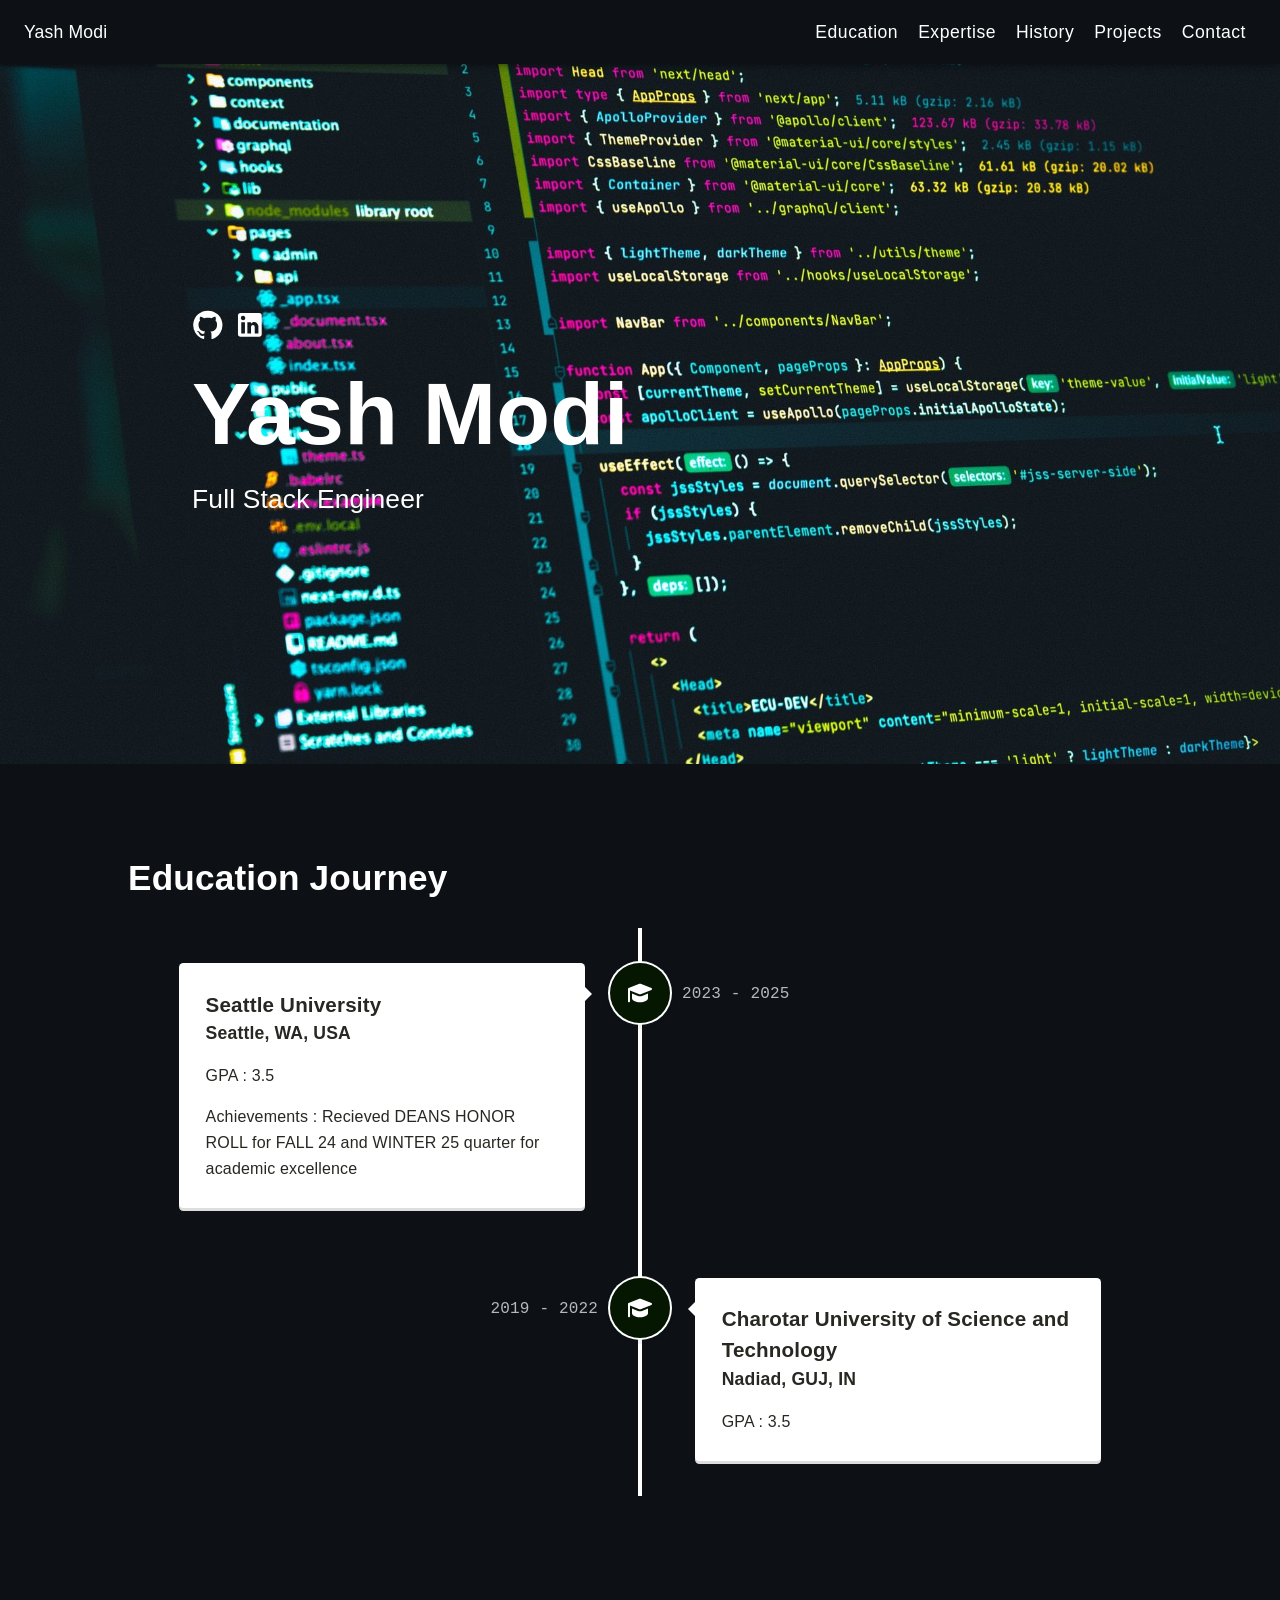
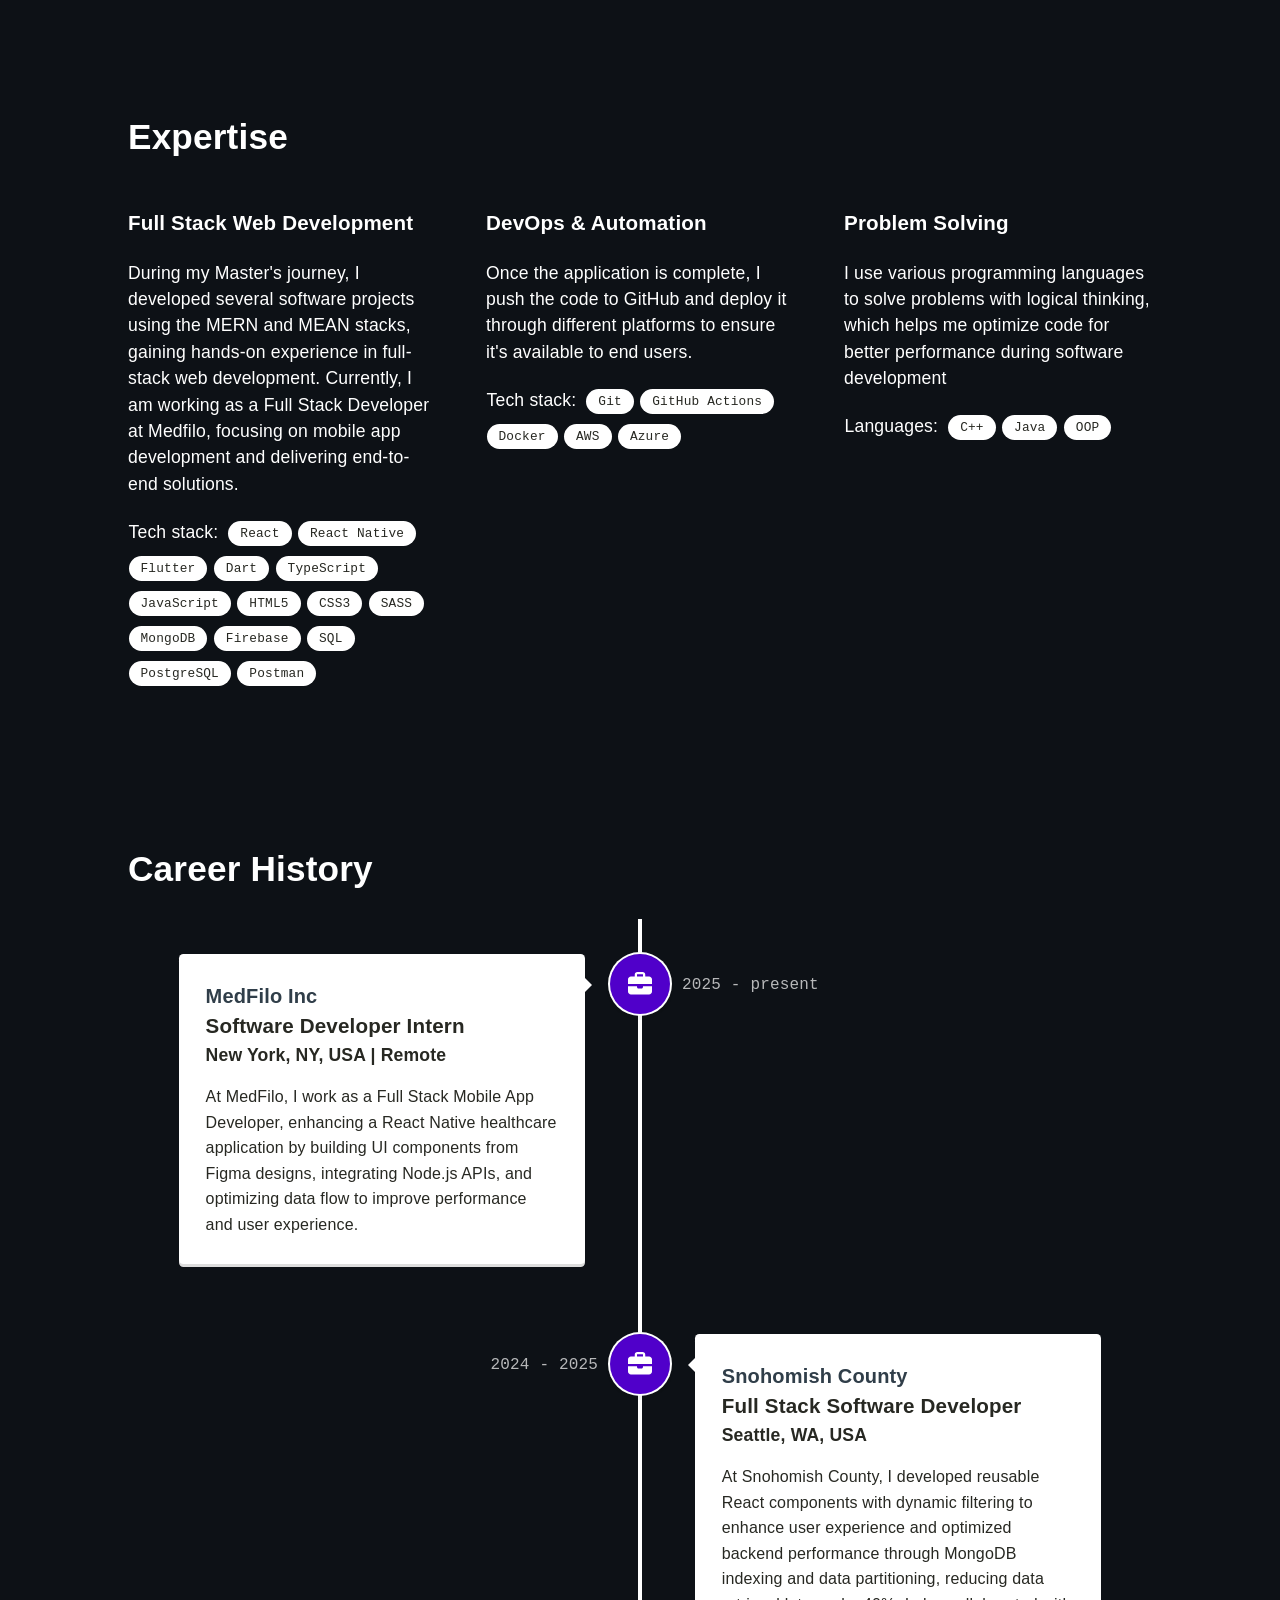
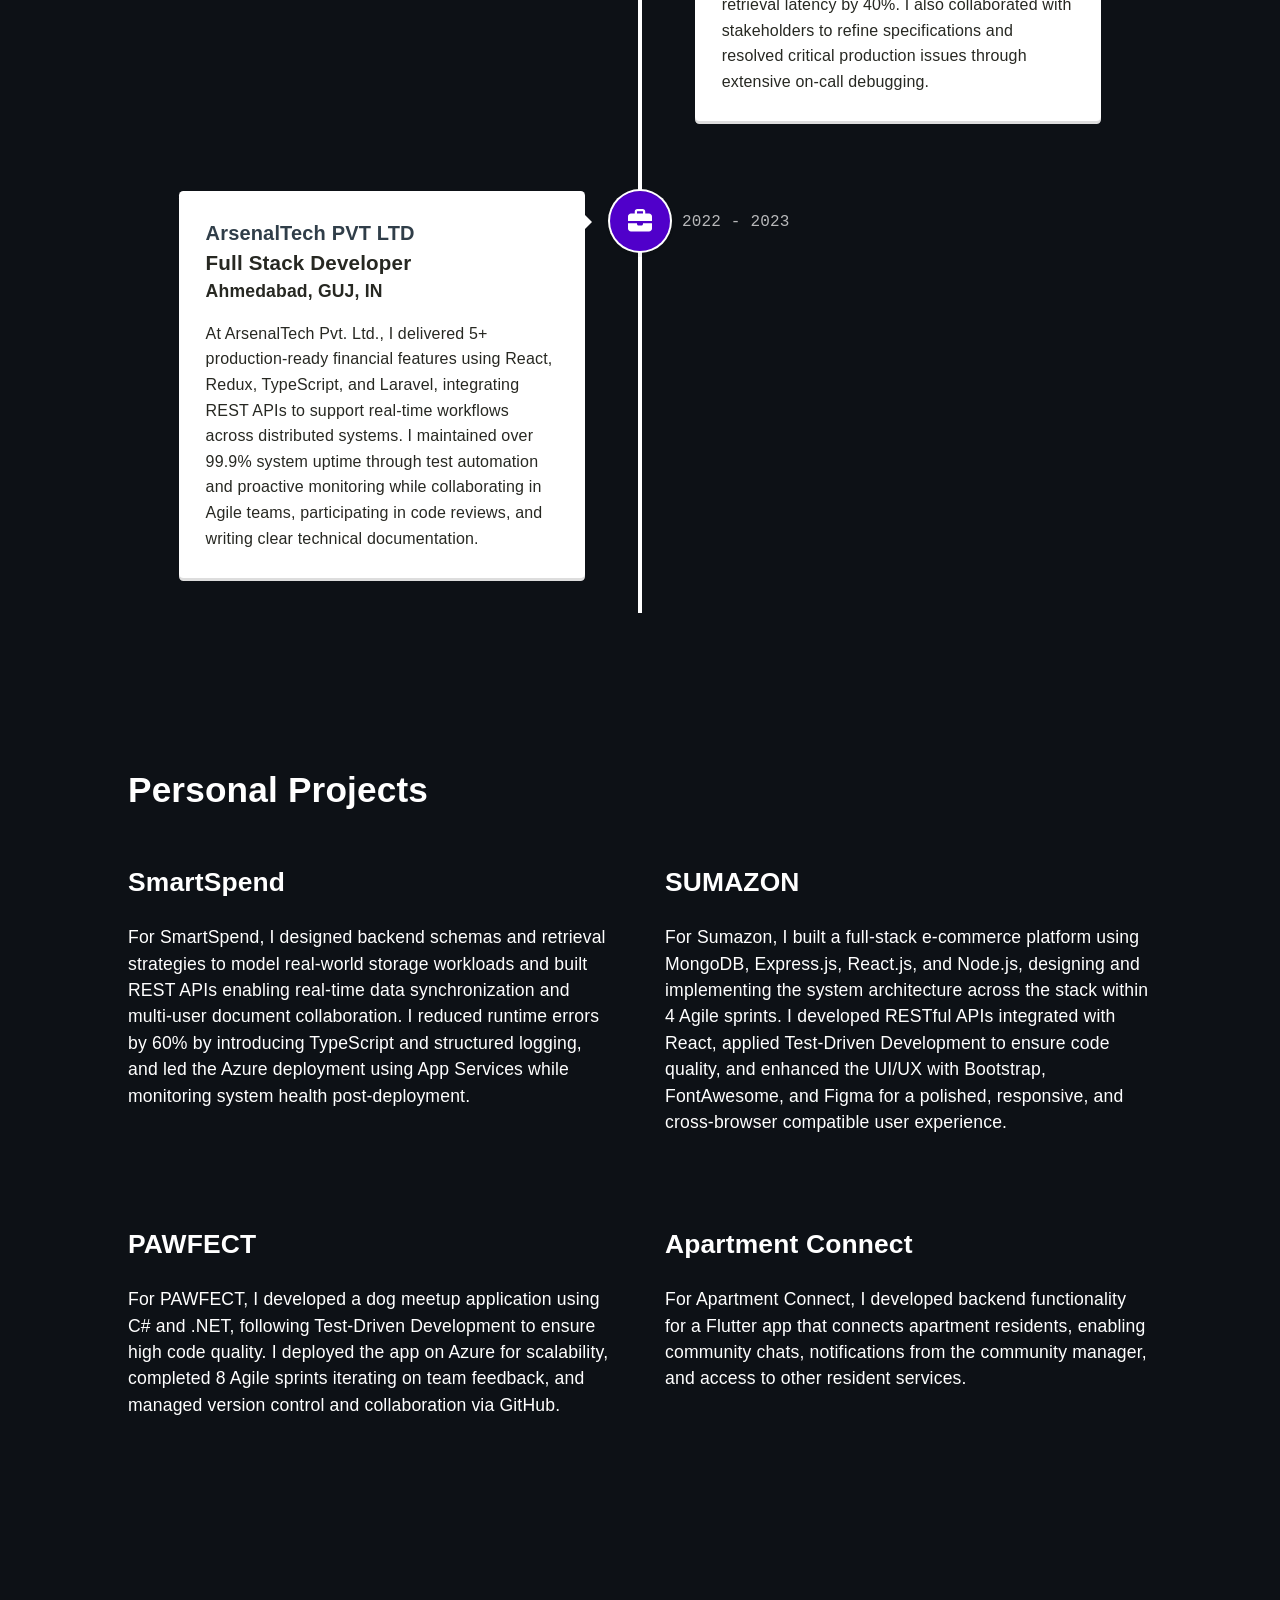
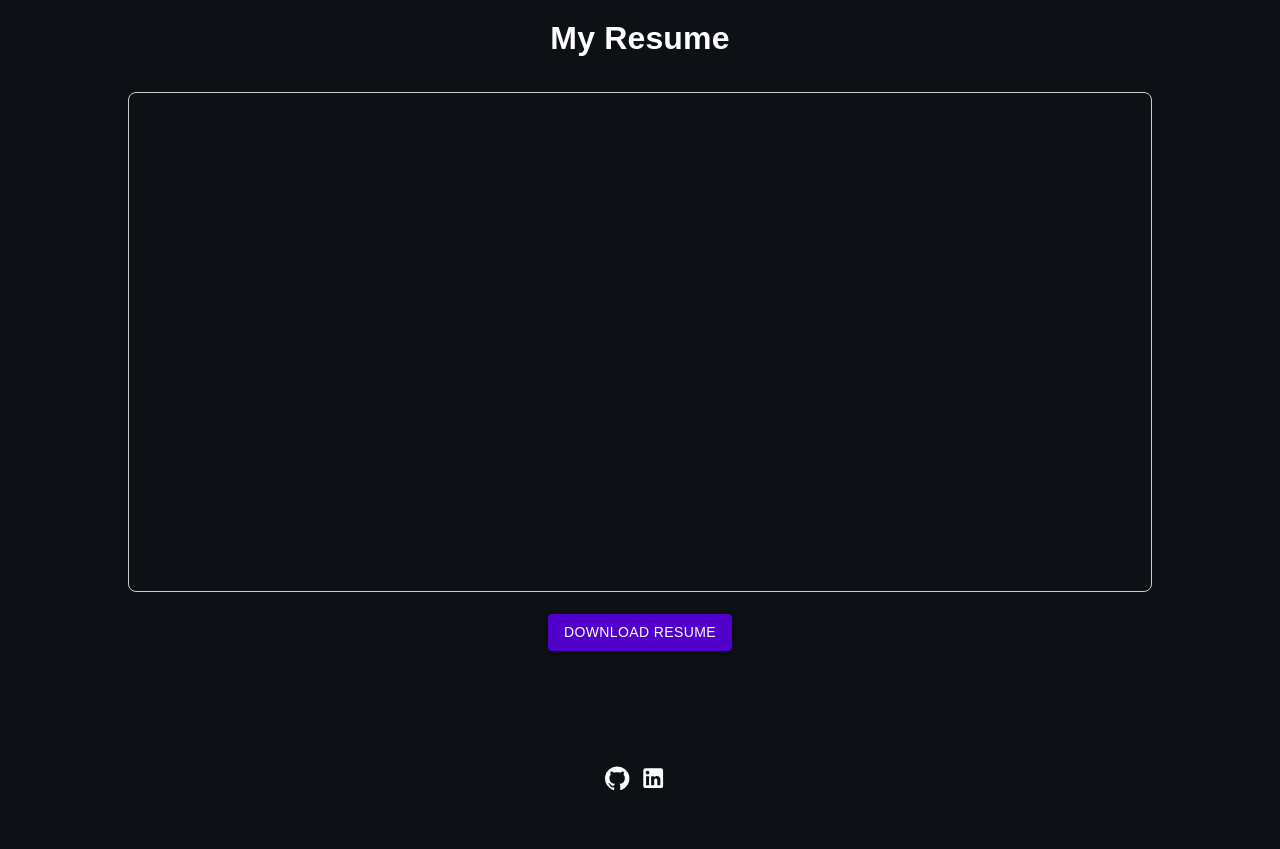
<file: index.html>
<!DOCTYPE html><!--sIDiXs7dJgjkJwibeO0Rl--><html lang="en"><head><meta charSet="utf-8"/><meta name="viewport" content="width=device-width, initial-scale=1"/><link rel="preload" href="./_next/static/media/797e433ab948586e-s.p.dbea232f.woff2" as="font" crossorigin="" type="font/woff2"/><link rel="preload" href="./_next/static/media/caa3a2e1cccd8315-s.p.853070df.woff2" as="font" crossorigin="" type="font/woff2"/><link rel="stylesheet" href="./_next/static/chunks/37afc4b8a3422b03.css" data-precedence="next"/><link rel="stylesheet" href="./_next/static/chunks/850d71f9b9f0ae37.css" data-precedence="next"/><link rel="preload" as="script" fetchPriority="low" href="./_next/static/chunks/f83c73672769c75b.js"/><script src="./_next/static/chunks/0bdf1186f86545bf.js" async=""></script><script src="./_next/static/chunks/fa87728035dac6e4.js" async=""></script><script src="./_next/static/chunks/turbopack-c18ef9b58493d395.js" async=""></script><script src="./_next/static/chunks/060f9a97930f3d04.js" async=""></script><script src="./_next/static/chunks/7271e864924e224a.js" async=""></script><meta name="next-size-adjust" content=""/><title>Create Next App</title><meta name="description" content="Generated by create next app"/><link rel="icon" href="/favicon.ico?favicon.0b3bf435.ico" sizes="256x256" type="image/x-icon"/><script src="./_next/static/chunks/a6dad97d9634a72d.js" noModule=""></script></head><body class="geist_a71539c9-module__T19VSG__variable geist_mono_8d43a2aa-module__8Li5zG__variable antialiased"><div hidden=""><!--$--><!--/$--></div><div class="main-container dark-mode"><style data-emotion="css k008qs">.css-k008qs{display:-webkit-box;display:-webkit-flex;display:-ms-flexbox;display:flex;}</style><div class="MuiBox-root css-k008qs"><style data-emotion="css-global o6gwfi">html{-webkit-font-smoothing:antialiased;-moz-osx-font-smoothing:grayscale;box-sizing:border-box;-webkit-text-size-adjust:100%;}*,*::before,*::after{box-sizing:inherit;}strong,b{font-weight:700;}body{margin:0;color:rgba(0, 0, 0, 0.87);font-family:"Roboto","Helvetica","Arial",sans-serif;font-weight:400;font-size:1rem;line-height:1.5;letter-spacing:0.00938em;background-color:#fff;}@media print{body{background-color:#fff;}}body::backdrop{background-color:#fff;}</style><style data-emotion="css fm8y6g">.css-fm8y6g{display:-webkit-box;display:-webkit-flex;display:-ms-flexbox;display:flex;-webkit-flex-direction:column;-ms-flex-direction:column;flex-direction:column;width:100%;box-sizing:border-box;-webkit-flex-shrink:0;-ms-flex-negative:0;flex-shrink:0;position:fixed;z-index:1100;top:0;left:auto;right:0;--AppBar-background:#1976d2;--AppBar-color:#fff;background-color:var(--AppBar-background);color:var(--AppBar-color);}@media print{.css-fm8y6g{position:absolute;}}</style><style data-emotion="css 1rod9u0">.css-1rod9u0{background-color:#fff;color:rgba(0, 0, 0, 0.87);-webkit-transition:box-shadow 300ms cubic-bezier(0.4, 0, 0.2, 1) 0ms;transition:box-shadow 300ms cubic-bezier(0.4, 0, 0.2, 1) 0ms;box-shadow:var(--Paper-shadow);background-image:var(--Paper-overlay);display:-webkit-box;display:-webkit-flex;display:-ms-flexbox;display:flex;-webkit-flex-direction:column;-ms-flex-direction:column;flex-direction:column;width:100%;box-sizing:border-box;-webkit-flex-shrink:0;-ms-flex-negative:0;flex-shrink:0;position:fixed;z-index:1100;top:0;left:auto;right:0;--AppBar-background:#1976d2;--AppBar-color:#fff;background-color:var(--AppBar-background);color:var(--AppBar-color);}@media print{.css-1rod9u0{position:absolute;}}</style><nav class="MuiPaper-root MuiPaper-elevation MuiPaper-elevation4 MuiAppBar-root MuiAppBar-colorPrimary MuiAppBar-positionFixed navbar-fixed-top mui-fixed css-1rod9u0" id="navigation" style="--Paper-shadow:0px 2px 4px -1px rgba(0,0,0,0.2),0px 4px 5px 0px rgba(0,0,0,0.14),0px 1px 10px 0px rgba(0,0,0,0.12)"><style data-emotion="css awgou1">.css-awgou1{position:relative;display:-webkit-box;display:-webkit-flex;display:-ms-flexbox;display:flex;-webkit-align-items:center;-webkit-box-align:center;-ms-flex-align:center;align-items:center;padding-left:16px;padding-right:16px;min-height:56px;}@media (min-width:600px){.css-awgou1{padding-left:24px;padding-right:24px;}}@media (min-width:0px){@media (orientation: landscape){.css-awgou1{min-height:48px;}}}@media (min-width:600px){.css-awgou1{min-height:64px;}}</style><div class="MuiToolbar-root MuiToolbar-gutters MuiToolbar-regular navigation-bar css-awgou1"><style data-emotion="css 8xayo9">.css-8xayo9{text-align:center;-webkit-flex:0 0 auto;-ms-flex:0 0 auto;flex:0 0 auto;font-size:1.5rem;padding:8px;border-radius:50%;color:rgba(0, 0, 0, 0.54);-webkit-transition:background-color 150ms cubic-bezier(0.4, 0, 0.2, 1) 0ms;transition:background-color 150ms cubic-bezier(0.4, 0, 0.2, 1) 0ms;--IconButton-hoverBg:rgba(0, 0, 0, 0.04);margin-left:-12px;color:inherit;margin-right:16px;}.css-8xayo9:hover{background-color:var(--IconButton-hoverBg);}@media (hover: none){.css-8xayo9:hover{background-color:transparent;}}.css-8xayo9.Mui-disabled{background-color:transparent;color:rgba(0, 0, 0, 0.26);}.css-8xayo9.MuiIconButton-loading{color:transparent;}@media (min-width:600px){.css-8xayo9{display:none;}}</style><style data-emotion="css 1945p7m">.css-1945p7m{display:-webkit-inline-box;display:-webkit-inline-flex;display:-ms-inline-flexbox;display:inline-flex;-webkit-align-items:center;-webkit-box-align:center;-ms-flex-align:center;align-items:center;-webkit-box-pack:center;-ms-flex-pack:center;-webkit-justify-content:center;justify-content:center;position:relative;box-sizing:border-box;-webkit-tap-highlight-color:transparent;background-color:transparent;outline:0;border:0;margin:0;border-radius:0;padding:0;cursor:pointer;-webkit-user-select:none;-moz-user-select:none;-ms-user-select:none;user-select:none;vertical-align:middle;-moz-appearance:none;-webkit-appearance:none;-webkit-text-decoration:none;text-decoration:none;color:inherit;text-align:center;-webkit-flex:0 0 auto;-ms-flex:0 0 auto;flex:0 0 auto;font-size:1.5rem;padding:8px;border-radius:50%;color:rgba(0, 0, 0, 0.54);-webkit-transition:background-color 150ms cubic-bezier(0.4, 0, 0.2, 1) 0ms;transition:background-color 150ms cubic-bezier(0.4, 0, 0.2, 1) 0ms;--IconButton-hoverBg:rgba(0, 0, 0, 0.04);margin-left:-12px;color:inherit;margin-right:16px;}.css-1945p7m::-moz-focus-inner{border-style:none;}.css-1945p7m.Mui-disabled{pointer-events:none;cursor:default;}@media print{.css-1945p7m{-webkit-print-color-adjust:exact;color-adjust:exact;}}.css-1945p7m:hover{background-color:var(--IconButton-hoverBg);}@media (hover: none){.css-1945p7m:hover{background-color:transparent;}}.css-1945p7m.Mui-disabled{background-color:transparent;color:rgba(0, 0, 0, 0.26);}.css-1945p7m.MuiIconButton-loading{color:transparent;}@media (min-width:600px){.css-1945p7m{display:none;}}</style><button class="MuiButtonBase-root MuiIconButton-root MuiIconButton-colorInherit MuiIconButton-edgeStart MuiIconButton-sizeMedium css-1945p7m" tabindex="0" type="button" aria-label="open drawer"><style data-emotion="css q7mezt">.css-q7mezt{-webkit-user-select:none;-moz-user-select:none;-ms-user-select:none;user-select:none;width:1em;height:1em;display:inline-block;-webkit-flex-shrink:0;-ms-flex-negative:0;flex-shrink:0;-webkit-transition:fill 200ms cubic-bezier(0.4, 0, 0.2, 1) 0ms;transition:fill 200ms cubic-bezier(0.4, 0, 0.2, 1) 0ms;fill:currentColor;font-size:1.5rem;}</style><svg class="MuiSvgIcon-root MuiSvgIcon-fontSizeMedium css-q7mezt" focusable="false" aria-hidden="true" viewBox="0 0 24 24"><path d="M3 18h18v-2H3zm0-5h18v-2H3zm0-7v2h18V6z"></path></svg></button><p> Yash Modi</p><style data-emotion="css 130f8nx">@media (min-width:0px){.css-130f8nx{display:none;}}@media (min-width:600px){.css-130f8nx{display:block;}}</style><div class="MuiBox-root css-130f8nx"><style data-emotion="css 17gue4j">.css-17gue4j{font-family:"Roboto","Helvetica","Arial",sans-serif;font-weight:500;font-size:0.875rem;line-height:1.75;letter-spacing:0.02857em;text-transform:uppercase;min-width:64px;padding:6px 16px;border:0;border-radius:4px;-webkit-transition:background-color 250ms cubic-bezier(0.4, 0, 0.2, 1) 0ms,box-shadow 250ms cubic-bezier(0.4, 0, 0.2, 1) 0ms,border-color 250ms cubic-bezier(0.4, 0, 0.2, 1) 0ms,color 250ms cubic-bezier(0.4, 0, 0.2, 1) 0ms;transition:background-color 250ms cubic-bezier(0.4, 0, 0.2, 1) 0ms,box-shadow 250ms cubic-bezier(0.4, 0, 0.2, 1) 0ms,border-color 250ms cubic-bezier(0.4, 0, 0.2, 1) 0ms,color 250ms cubic-bezier(0.4, 0, 0.2, 1) 0ms;padding:6px 8px;color:var(--variant-textColor);background-color:var(--variant-textBg);--variant-textColor:#1976d2;--variant-outlinedColor:#1976d2;--variant-outlinedBorder:rgba(25, 118, 210, 0.5);--variant-containedColor:#fff;--variant-containedBg:#1976d2;-webkit-transition:background-color 250ms cubic-bezier(0.4, 0, 0.2, 1) 0ms,box-shadow 250ms cubic-bezier(0.4, 0, 0.2, 1) 0ms,border-color 250ms cubic-bezier(0.4, 0, 0.2, 1) 0ms;transition:background-color 250ms cubic-bezier(0.4, 0, 0.2, 1) 0ms,box-shadow 250ms cubic-bezier(0.4, 0, 0.2, 1) 0ms,border-color 250ms cubic-bezier(0.4, 0, 0.2, 1) 0ms;color:#fff;}.css-17gue4j:hover{-webkit-text-decoration:none;text-decoration:none;}.css-17gue4j.Mui-disabled{color:rgba(0, 0, 0, 0.26);}@media (hover: hover){.css-17gue4j:hover{--variant-containedBg:#1565c0;--variant-textBg:rgba(25, 118, 210, 0.04);--variant-outlinedBorder:#1976d2;--variant-outlinedBg:rgba(25, 118, 210, 0.04);}}.css-17gue4j.MuiButton-loading{color:transparent;}</style><style data-emotion="css 3ub2o3">.css-3ub2o3{display:-webkit-inline-box;display:-webkit-inline-flex;display:-ms-inline-flexbox;display:inline-flex;-webkit-align-items:center;-webkit-box-align:center;-ms-flex-align:center;align-items:center;-webkit-box-pack:center;-ms-flex-pack:center;-webkit-justify-content:center;justify-content:center;position:relative;box-sizing:border-box;-webkit-tap-highlight-color:transparent;background-color:transparent;outline:0;border:0;margin:0;border-radius:0;padding:0;cursor:pointer;-webkit-user-select:none;-moz-user-select:none;-ms-user-select:none;user-select:none;vertical-align:middle;-moz-appearance:none;-webkit-appearance:none;-webkit-text-decoration:none;text-decoration:none;color:inherit;font-family:"Roboto","Helvetica","Arial",sans-serif;font-weight:500;font-size:0.875rem;line-height:1.75;letter-spacing:0.02857em;text-transform:uppercase;min-width:64px;padding:6px 16px;border:0;border-radius:4px;-webkit-transition:background-color 250ms cubic-bezier(0.4, 0, 0.2, 1) 0ms,box-shadow 250ms cubic-bezier(0.4, 0, 0.2, 1) 0ms,border-color 250ms cubic-bezier(0.4, 0, 0.2, 1) 0ms,color 250ms cubic-bezier(0.4, 0, 0.2, 1) 0ms;transition:background-color 250ms cubic-bezier(0.4, 0, 0.2, 1) 0ms,box-shadow 250ms cubic-bezier(0.4, 0, 0.2, 1) 0ms,border-color 250ms cubic-bezier(0.4, 0, 0.2, 1) 0ms,color 250ms cubic-bezier(0.4, 0, 0.2, 1) 0ms;padding:6px 8px;color:var(--variant-textColor);background-color:var(--variant-textBg);--variant-textColor:#1976d2;--variant-outlinedColor:#1976d2;--variant-outlinedBorder:rgba(25, 118, 210, 0.5);--variant-containedColor:#fff;--variant-containedBg:#1976d2;-webkit-transition:background-color 250ms cubic-bezier(0.4, 0, 0.2, 1) 0ms,box-shadow 250ms cubic-bezier(0.4, 0, 0.2, 1) 0ms,border-color 250ms cubic-bezier(0.4, 0, 0.2, 1) 0ms;transition:background-color 250ms cubic-bezier(0.4, 0, 0.2, 1) 0ms,box-shadow 250ms cubic-bezier(0.4, 0, 0.2, 1) 0ms,border-color 250ms cubic-bezier(0.4, 0, 0.2, 1) 0ms;color:#fff;}.css-3ub2o3::-moz-focus-inner{border-style:none;}.css-3ub2o3.Mui-disabled{pointer-events:none;cursor:default;}@media print{.css-3ub2o3{-webkit-print-color-adjust:exact;color-adjust:exact;}}.css-3ub2o3:hover{-webkit-text-decoration:none;text-decoration:none;}.css-3ub2o3.Mui-disabled{color:rgba(0, 0, 0, 0.26);}@media (hover: hover){.css-3ub2o3:hover{--variant-containedBg:#1565c0;--variant-textBg:rgba(25, 118, 210, 0.04);--variant-outlinedBorder:#1976d2;--variant-outlinedBg:rgba(25, 118, 210, 0.04);}}.css-3ub2o3.MuiButton-loading{color:transparent;}</style><button class="MuiButtonBase-root MuiButton-root MuiButton-text MuiButton-textPrimary MuiButton-sizeMedium MuiButton-textSizeMedium MuiButton-colorPrimary MuiButton-root MuiButton-text MuiButton-textPrimary MuiButton-sizeMedium MuiButton-textSizeMedium MuiButton-colorPrimary css-3ub2o3" tabindex="0" type="button">Education</button><button class="MuiButtonBase-root MuiButton-root MuiButton-text MuiButton-textPrimary MuiButton-sizeMedium MuiButton-textSizeMedium MuiButton-colorPrimary MuiButton-root MuiButton-text MuiButton-textPrimary MuiButton-sizeMedium MuiButton-textSizeMedium MuiButton-colorPrimary css-3ub2o3" tabindex="0" type="button">Expertise</button><button class="MuiButtonBase-root MuiButton-root MuiButton-text MuiButton-textPrimary MuiButton-sizeMedium MuiButton-textSizeMedium MuiButton-colorPrimary MuiButton-root MuiButton-text MuiButton-textPrimary MuiButton-sizeMedium MuiButton-textSizeMedium MuiButton-colorPrimary css-3ub2o3" tabindex="0" type="button">History</button><button class="MuiButtonBase-root MuiButton-root MuiButton-text MuiButton-textPrimary MuiButton-sizeMedium MuiButton-textSizeMedium MuiButton-colorPrimary MuiButton-root MuiButton-text MuiButton-textPrimary MuiButton-sizeMedium MuiButton-textSizeMedium MuiButton-colorPrimary css-3ub2o3" tabindex="0" type="button">Projects</button><button class="MuiButtonBase-root MuiButton-root MuiButton-text MuiButton-textPrimary MuiButton-sizeMedium MuiButton-textSizeMedium MuiButton-colorPrimary MuiButton-root MuiButton-text MuiButton-textPrimary MuiButton-sizeMedium MuiButton-textSizeMedium MuiButton-colorPrimary css-3ub2o3" tabindex="0" type="button">Contact</button></div></div></nav><nav><style data-emotion="css 1stuqy1">.css-1stuqy1{z-index:1200;}@media (min-width:0px){.css-1stuqy1{display:block;}}@media (min-width:600px){.css-1stuqy1{display:none;}}.css-1stuqy1 .MuiDrawer-paper{box-sizing:border-box;width:240px;}</style></nav></div><div><div style="transition:opacity 700ms, transform 700ms;transform:translateY(20px);opacity:0"><div class="container"><div class="about-section"><div class="content"><div class="social_icons"><a href="https://github.com/Yash16201" target="_blank" rel="noreferrer"><style data-emotion="css q7mezt">.css-q7mezt{-webkit-user-select:none;-moz-user-select:none;-ms-user-select:none;user-select:none;width:1em;height:1em;display:inline-block;-webkit-flex-shrink:0;-ms-flex-negative:0;flex-shrink:0;-webkit-transition:fill 200ms cubic-bezier(0.4, 0, 0.2, 1) 0ms;transition:fill 200ms cubic-bezier(0.4, 0, 0.2, 1) 0ms;fill:currentColor;font-size:1.5rem;}</style><svg class="MuiSvgIcon-root MuiSvgIcon-fontSizeMedium css-q7mezt" focusable="false" aria-hidden="true" viewBox="0 0 24 24"><path d="M12 1.27a11 11 0 00-3.48 21.46c.55.09.73-.28.73-.55v-1.84c-3.03.64-3.67-1.46-3.67-1.46-.55-1.29-1.28-1.65-1.28-1.65-.92-.65.1-.65.1-.65 1.1 0 1.73 1.1 1.73 1.1.92 1.65 2.57 1.2 3.21.92a2 2 0 01.64-1.47c-2.47-.27-5.04-1.19-5.04-5.5 0-1.1.46-2.1 1.2-2.84a3.76 3.76 0 010-2.93s.91-.28 3.11 1.1c1.8-.49 3.7-.49 5.5 0 2.1-1.38 3.02-1.1 3.02-1.1a3.76 3.76 0 010 2.93c.83.74 1.2 1.74 1.2 2.94 0 4.21-2.57 5.13-5.04 5.4.45.37.82.92.82 2.02v3.03c0 .27.1.64.73.55A11 11 0 0012 1.27"></path></svg></a><a href="https://www.linkedin.com/in/yashpmodi/" target="_blank" rel="noreferrer"><style data-emotion="css q7mezt">.css-q7mezt{-webkit-user-select:none;-moz-user-select:none;-ms-user-select:none;user-select:none;width:1em;height:1em;display:inline-block;-webkit-flex-shrink:0;-ms-flex-negative:0;flex-shrink:0;-webkit-transition:fill 200ms cubic-bezier(0.4, 0, 0.2, 1) 0ms;transition:fill 200ms cubic-bezier(0.4, 0, 0.2, 1) 0ms;fill:currentColor;font-size:1.5rem;}</style><svg class="MuiSvgIcon-root MuiSvgIcon-fontSizeMedium css-q7mezt" focusable="false" aria-hidden="true" viewBox="0 0 24 24"><path d="M19 3a2 2 0 0 1 2 2v14a2 2 0 0 1-2 2H5a2 2 0 0 1-2-2V5a2 2 0 0 1 2-2h14m-.5 15.5v-5.3a3.26 3.26 0 0 0-3.26-3.26c-.85 0-1.84.52-2.32 1.3v-1.11h-2.79v8.37h2.79v-4.93c0-.77.62-1.4 1.39-1.4a1.4 1.4 0 0 1 1.4 1.4v4.93h2.79M6.88 8.56a1.68 1.68 0 0 0 1.68-1.68c0-.93-.75-1.69-1.68-1.69a1.69 1.69 0 0 0-1.69 1.69c0 .93.76 1.68 1.69 1.68m1.39 9.94v-8.37H5.5v8.37h2.77z"></path></svg></a></div><h1>Yash Modi</h1><p>Full Stack Engineer</p><div class="mobile_social_icons"><a href="https://github.com/Yash16201" target="_blank" rel="noreferrer"><style data-emotion="css q7mezt">.css-q7mezt{-webkit-user-select:none;-moz-user-select:none;-ms-user-select:none;user-select:none;width:1em;height:1em;display:inline-block;-webkit-flex-shrink:0;-ms-flex-negative:0;flex-shrink:0;-webkit-transition:fill 200ms cubic-bezier(0.4, 0, 0.2, 1) 0ms;transition:fill 200ms cubic-bezier(0.4, 0, 0.2, 1) 0ms;fill:currentColor;font-size:1.5rem;}</style><svg class="MuiSvgIcon-root MuiSvgIcon-fontSizeMedium css-q7mezt" focusable="false" aria-hidden="true" viewBox="0 0 24 24"><path d="M12 1.27a11 11 0 00-3.48 21.46c.55.09.73-.28.73-.55v-1.84c-3.03.64-3.67-1.46-3.67-1.46-.55-1.29-1.28-1.65-1.28-1.65-.92-.65.1-.65.1-.65 1.1 0 1.73 1.1 1.73 1.1.92 1.65 2.57 1.2 3.21.92a2 2 0 01.64-1.47c-2.47-.27-5.04-1.19-5.04-5.5 0-1.1.46-2.1 1.2-2.84a3.76 3.76 0 010-2.93s.91-.28 3.11 1.1c1.8-.49 3.7-.49 5.5 0 2.1-1.38 3.02-1.1 3.02-1.1a3.76 3.76 0 010 2.93c.83.74 1.2 1.74 1.2 2.94 0 4.21-2.57 5.13-5.04 5.4.45.37.82.92.82 2.02v3.03c0 .27.1.64.73.55A11 11 0 0012 1.27"></path></svg></a><a href="https://www.linkedin.com/in/yashpmodi/" target="_blank" rel="noreferrer"><style data-emotion="css q7mezt">.css-q7mezt{-webkit-user-select:none;-moz-user-select:none;-ms-user-select:none;user-select:none;width:1em;height:1em;display:inline-block;-webkit-flex-shrink:0;-ms-flex-negative:0;flex-shrink:0;-webkit-transition:fill 200ms cubic-bezier(0.4, 0, 0.2, 1) 0ms;transition:fill 200ms cubic-bezier(0.4, 0, 0.2, 1) 0ms;fill:currentColor;font-size:1.5rem;}</style><svg class="MuiSvgIcon-root MuiSvgIcon-fontSizeMedium css-q7mezt" focusable="false" aria-hidden="true" viewBox="0 0 24 24"><path d="M19 3a2 2 0 0 1 2 2v14a2 2 0 0 1-2 2H5a2 2 0 0 1-2-2V5a2 2 0 0 1 2-2h14m-.5 15.5v-5.3a3.26 3.26 0 0 0-3.26-3.26c-.85 0-1.84.52-2.32 1.3v-1.11h-2.79v8.37h2.79v-4.93c0-.77.62-1.4 1.39-1.4a1.4 1.4 0 0 1 1.4 1.4v4.93h2.79M6.88 8.56a1.68 1.68 0 0 0 1.68-1.68c0-.93-.75-1.69-1.68-1.69a1.69 1.69 0 0 0-1.69 1.69c0 .93.76 1.68 1.69 1.68m1.39 9.94v-8.37H5.5v8.37h2.77z"></path></svg></a></div></div></div></div></div><div style="transition:opacity 700ms, transform 700ms;transform:translateY(20px);opacity:0"><div id="education"><div class="items-container"><h1>Education Journey</h1><div class="vertical-timeline vertical-timeline--animate vertical-timeline--two-columns"><div id="" class="vertical-timeline-element--work vertical-timeline-element"><span style="background:#051700ff;color:rgb(39, 40, 34)" class="vertical-timeline-element-icon shadow-size-small is-hidden"><svg data-prefix="fas" data-icon="graduation-cap" class="svg-inline--fa fa-graduation-cap" role="img" viewBox="0 0 576 512" aria-hidden="true"><path fill="currentColor" d="M48 195.8l209.2 86.1c9.8 4 20.2 6.1 30.8 6.1s21-2.1 30.8-6.1l242.4-99.8c9-3.7 14.8-12.4 14.8-22.1s-5.8-18.4-14.8-22.1L318.8 38.1C309 34.1 298.6 32 288 32s-21 2.1-30.8 6.1L14.8 137.9C5.8 141.6 0 150.3 0 160L0 456c0 13.3 10.7 24 24 24s24-10.7 24-24l0-260.2zm48 71.7L96 384c0 53 86 96 192 96s192-43 192-96l0-116.6-142.9 58.9c-15.6 6.4-32.2 9.7-49.1 9.7s-33.5-3.3-49.1-9.7L96 267.4z"></path></svg></span><div style="background:white;color:rgb(39, 40, 34)" class="vertical-timeline-element-content is-hidden"><div style="border-right:7px solid  white" class="vertical-timeline-element-content-arrow"></div><h3 class="vertical-timeline-element-title">Seattle University</h3><h4 class="vertical-timeline-element-subtitle">Seattle, WA, USA</h4><p>GPA : 3.5</p><p>Achievements : Recieved DEANS HONOR ROLL for FALL 24 and WINTER 25 quarter for academic excellence</p><span class="vertical-timeline-element-date">2023 - 2025</span></div></div><div id="" class="vertical-timeline-element--work vertical-timeline-element"><span style="background:#051700ff;color:rgb(39, 40, 34)" class="vertical-timeline-element-icon shadow-size-small is-hidden"><svg data-prefix="fas" data-icon="graduation-cap" class="svg-inline--fa fa-graduation-cap" role="img" viewBox="0 0 576 512" aria-hidden="true"><path fill="currentColor" d="M48 195.8l209.2 86.1c9.8 4 20.2 6.1 30.8 6.1s21-2.1 30.8-6.1l242.4-99.8c9-3.7 14.8-12.4 14.8-22.1s-5.8-18.4-14.8-22.1L318.8 38.1C309 34.1 298.6 32 288 32s-21 2.1-30.8 6.1L14.8 137.9C5.8 141.6 0 150.3 0 160L0 456c0 13.3 10.7 24 24 24s24-10.7 24-24l0-260.2zm48 71.7L96 384c0 53 86 96 192 96s192-43 192-96l0-116.6-142.9 58.9c-15.6 6.4-32.2 9.7-49.1 9.7s-33.5-3.3-49.1-9.7L96 267.4z"></path></svg></span><div class="vertical-timeline-element-content is-hidden"><div class="vertical-timeline-element-content-arrow"></div><h3 class="vertical-timeline-element-title">Charotar University of Science and Technology</h3><h4 class="vertical-timeline-element-subtitle">Nadiad, GUJ, IN</h4><p>GPA : 3.5</p><span class="vertical-timeline-element-date">2019 - 2022</span></div></div></div></div></div></div><div style="transition:opacity 700ms, transform 700ms;transform:translateY(20px);opacity:0"><div class="container" id="expertise"><div class="skills-container"><h1>Expertise</h1><div class="skills-grid"><div class="skill"><h3>Full Stack Web Development</h3><p> During my Master&#x27;s journey, I developed several software projects using the MERN and MEAN stacks, gaining hands-on experience in full-stack web development. Currently, I am working as a Full Stack Developer at Medfilo, focusing on mobile app development and delivering end-to-end solutions.</p><div class="flex-chips"><span class="chip-title">Tech stack:</span><style data-emotion="css r42wmg">.css-r42wmg{max-width:100%;font-family:"Roboto","Helvetica","Arial",sans-serif;font-size:0.8125rem;display:-webkit-inline-box;display:-webkit-inline-flex;display:-ms-inline-flexbox;display:inline-flex;-webkit-align-items:center;-webkit-box-align:center;-ms-flex-align:center;align-items:center;-webkit-box-pack:center;-ms-flex-pack:center;-webkit-justify-content:center;justify-content:center;height:32px;line-height:1.5;color:rgba(0, 0, 0, 0.87);background-color:rgba(0, 0, 0, 0.08);border-radius:16px;white-space:nowrap;-webkit-transition:background-color 300ms cubic-bezier(0.4, 0, 0.2, 1) 0ms,box-shadow 300ms cubic-bezier(0.4, 0, 0.2, 1) 0ms;transition:background-color 300ms cubic-bezier(0.4, 0, 0.2, 1) 0ms,box-shadow 300ms cubic-bezier(0.4, 0, 0.2, 1) 0ms;cursor:unset;outline:0;-webkit-text-decoration:none;text-decoration:none;border:0;padding:0;vertical-align:middle;box-sizing:border-box;}.css-r42wmg.Mui-disabled{opacity:0.38;pointer-events:none;}.css-r42wmg .MuiChip-avatar{margin-left:5px;margin-right:-6px;width:24px;height:24px;color:#616161;font-size:0.75rem;}.css-r42wmg .MuiChip-avatarColorPrimary{color:#fff;background-color:#1565c0;}.css-r42wmg .MuiChip-avatarColorSecondary{color:#fff;background-color:#7b1fa2;}.css-r42wmg .MuiChip-avatarSmall{margin-left:4px;margin-right:-4px;width:18px;height:18px;font-size:0.625rem;}.css-r42wmg .MuiChip-icon{margin-left:5px;margin-right:-6px;}.css-r42wmg .MuiChip-deleteIcon{-webkit-tap-highlight-color:transparent;color:rgba(0, 0, 0, 0.26);font-size:22px;cursor:pointer;margin:0 5px 0 -6px;}.css-r42wmg .MuiChip-deleteIcon:hover{color:rgba(0, 0, 0, 0.4);}.css-r42wmg .MuiChip-icon{color:#616161;}</style><div class="MuiChip-root MuiChip-filled MuiChip-sizeMedium MuiChip-colorDefault MuiChip-filledDefault chip css-r42wmg"><style data-emotion="css 14vsv3w">.css-14vsv3w{overflow:hidden;text-overflow:ellipsis;padding-left:12px;padding-right:12px;white-space:nowrap;}</style><span class="MuiChip-label MuiChip-labelMedium css-14vsv3w">React</span></div><style data-emotion="css r42wmg">.css-r42wmg{max-width:100%;font-family:"Roboto","Helvetica","Arial",sans-serif;font-size:0.8125rem;display:-webkit-inline-box;display:-webkit-inline-flex;display:-ms-inline-flexbox;display:inline-flex;-webkit-align-items:center;-webkit-box-align:center;-ms-flex-align:center;align-items:center;-webkit-box-pack:center;-ms-flex-pack:center;-webkit-justify-content:center;justify-content:center;height:32px;line-height:1.5;color:rgba(0, 0, 0, 0.87);background-color:rgba(0, 0, 0, 0.08);border-radius:16px;white-space:nowrap;-webkit-transition:background-color 300ms cubic-bezier(0.4, 0, 0.2, 1) 0ms,box-shadow 300ms cubic-bezier(0.4, 0, 0.2, 1) 0ms;transition:background-color 300ms cubic-bezier(0.4, 0, 0.2, 1) 0ms,box-shadow 300ms cubic-bezier(0.4, 0, 0.2, 1) 0ms;cursor:unset;outline:0;-webkit-text-decoration:none;text-decoration:none;border:0;padding:0;vertical-align:middle;box-sizing:border-box;}.css-r42wmg.Mui-disabled{opacity:0.38;pointer-events:none;}.css-r42wmg .MuiChip-avatar{margin-left:5px;margin-right:-6px;width:24px;height:24px;color:#616161;font-size:0.75rem;}.css-r42wmg .MuiChip-avatarColorPrimary{color:#fff;background-color:#1565c0;}.css-r42wmg .MuiChip-avatarColorSecondary{color:#fff;background-color:#7b1fa2;}.css-r42wmg .MuiChip-avatarSmall{margin-left:4px;margin-right:-4px;width:18px;height:18px;font-size:0.625rem;}.css-r42wmg .MuiChip-icon{margin-left:5px;margin-right:-6px;}.css-r42wmg .MuiChip-deleteIcon{-webkit-tap-highlight-color:transparent;color:rgba(0, 0, 0, 0.26);font-size:22px;cursor:pointer;margin:0 5px 0 -6px;}.css-r42wmg .MuiChip-deleteIcon:hover{color:rgba(0, 0, 0, 0.4);}.css-r42wmg .MuiChip-icon{color:#616161;}</style><div class="MuiChip-root MuiChip-filled MuiChip-sizeMedium MuiChip-colorDefault MuiChip-filledDefault chip css-r42wmg"><style data-emotion="css 14vsv3w">.css-14vsv3w{overflow:hidden;text-overflow:ellipsis;padding-left:12px;padding-right:12px;white-space:nowrap;}</style><span class="MuiChip-label MuiChip-labelMedium css-14vsv3w">React Native</span></div><style data-emotion="css r42wmg">.css-r42wmg{max-width:100%;font-family:"Roboto","Helvetica","Arial",sans-serif;font-size:0.8125rem;display:-webkit-inline-box;display:-webkit-inline-flex;display:-ms-inline-flexbox;display:inline-flex;-webkit-align-items:center;-webkit-box-align:center;-ms-flex-align:center;align-items:center;-webkit-box-pack:center;-ms-flex-pack:center;-webkit-justify-content:center;justify-content:center;height:32px;line-height:1.5;color:rgba(0, 0, 0, 0.87);background-color:rgba(0, 0, 0, 0.08);border-radius:16px;white-space:nowrap;-webkit-transition:background-color 300ms cubic-bezier(0.4, 0, 0.2, 1) 0ms,box-shadow 300ms cubic-bezier(0.4, 0, 0.2, 1) 0ms;transition:background-color 300ms cubic-bezier(0.4, 0, 0.2, 1) 0ms,box-shadow 300ms cubic-bezier(0.4, 0, 0.2, 1) 0ms;cursor:unset;outline:0;-webkit-text-decoration:none;text-decoration:none;border:0;padding:0;vertical-align:middle;box-sizing:border-box;}.css-r42wmg.Mui-disabled{opacity:0.38;pointer-events:none;}.css-r42wmg .MuiChip-avatar{margin-left:5px;margin-right:-6px;width:24px;height:24px;color:#616161;font-size:0.75rem;}.css-r42wmg .MuiChip-avatarColorPrimary{color:#fff;background-color:#1565c0;}.css-r42wmg .MuiChip-avatarColorSecondary{color:#fff;background-color:#7b1fa2;}.css-r42wmg .MuiChip-avatarSmall{margin-left:4px;margin-right:-4px;width:18px;height:18px;font-size:0.625rem;}.css-r42wmg .MuiChip-icon{margin-left:5px;margin-right:-6px;}.css-r42wmg .MuiChip-deleteIcon{-webkit-tap-highlight-color:transparent;color:rgba(0, 0, 0, 0.26);font-size:22px;cursor:pointer;margin:0 5px 0 -6px;}.css-r42wmg .MuiChip-deleteIcon:hover{color:rgba(0, 0, 0, 0.4);}.css-r42wmg .MuiChip-icon{color:#616161;}</style><div class="MuiChip-root MuiChip-filled MuiChip-sizeMedium MuiChip-colorDefault MuiChip-filledDefault chip css-r42wmg"><style data-emotion="css 14vsv3w">.css-14vsv3w{overflow:hidden;text-overflow:ellipsis;padding-left:12px;padding-right:12px;white-space:nowrap;}</style><span class="MuiChip-label MuiChip-labelMedium css-14vsv3w">Flutter</span></div><style data-emotion="css r42wmg">.css-r42wmg{max-width:100%;font-family:"Roboto","Helvetica","Arial",sans-serif;font-size:0.8125rem;display:-webkit-inline-box;display:-webkit-inline-flex;display:-ms-inline-flexbox;display:inline-flex;-webkit-align-items:center;-webkit-box-align:center;-ms-flex-align:center;align-items:center;-webkit-box-pack:center;-ms-flex-pack:center;-webkit-justify-content:center;justify-content:center;height:32px;line-height:1.5;color:rgba(0, 0, 0, 0.87);background-color:rgba(0, 0, 0, 0.08);border-radius:16px;white-space:nowrap;-webkit-transition:background-color 300ms cubic-bezier(0.4, 0, 0.2, 1) 0ms,box-shadow 300ms cubic-bezier(0.4, 0, 0.2, 1) 0ms;transition:background-color 300ms cubic-bezier(0.4, 0, 0.2, 1) 0ms,box-shadow 300ms cubic-bezier(0.4, 0, 0.2, 1) 0ms;cursor:unset;outline:0;-webkit-text-decoration:none;text-decoration:none;border:0;padding:0;vertical-align:middle;box-sizing:border-box;}.css-r42wmg.Mui-disabled{opacity:0.38;pointer-events:none;}.css-r42wmg .MuiChip-avatar{margin-left:5px;margin-right:-6px;width:24px;height:24px;color:#616161;font-size:0.75rem;}.css-r42wmg .MuiChip-avatarColorPrimary{color:#fff;background-color:#1565c0;}.css-r42wmg .MuiChip-avatarColorSecondary{color:#fff;background-color:#7b1fa2;}.css-r42wmg .MuiChip-avatarSmall{margin-left:4px;margin-right:-4px;width:18px;height:18px;font-size:0.625rem;}.css-r42wmg .MuiChip-icon{margin-left:5px;margin-right:-6px;}.css-r42wmg .MuiChip-deleteIcon{-webkit-tap-highlight-color:transparent;color:rgba(0, 0, 0, 0.26);font-size:22px;cursor:pointer;margin:0 5px 0 -6px;}.css-r42wmg .MuiChip-deleteIcon:hover{color:rgba(0, 0, 0, 0.4);}.css-r42wmg .MuiChip-icon{color:#616161;}</style><div class="MuiChip-root MuiChip-filled MuiChip-sizeMedium MuiChip-colorDefault MuiChip-filledDefault chip css-r42wmg"><style data-emotion="css 14vsv3w">.css-14vsv3w{overflow:hidden;text-overflow:ellipsis;padding-left:12px;padding-right:12px;white-space:nowrap;}</style><span class="MuiChip-label MuiChip-labelMedium css-14vsv3w">Dart</span></div><style data-emotion="css r42wmg">.css-r42wmg{max-width:100%;font-family:"Roboto","Helvetica","Arial",sans-serif;font-size:0.8125rem;display:-webkit-inline-box;display:-webkit-inline-flex;display:-ms-inline-flexbox;display:inline-flex;-webkit-align-items:center;-webkit-box-align:center;-ms-flex-align:center;align-items:center;-webkit-box-pack:center;-ms-flex-pack:center;-webkit-justify-content:center;justify-content:center;height:32px;line-height:1.5;color:rgba(0, 0, 0, 0.87);background-color:rgba(0, 0, 0, 0.08);border-radius:16px;white-space:nowrap;-webkit-transition:background-color 300ms cubic-bezier(0.4, 0, 0.2, 1) 0ms,box-shadow 300ms cubic-bezier(0.4, 0, 0.2, 1) 0ms;transition:background-color 300ms cubic-bezier(0.4, 0, 0.2, 1) 0ms,box-shadow 300ms cubic-bezier(0.4, 0, 0.2, 1) 0ms;cursor:unset;outline:0;-webkit-text-decoration:none;text-decoration:none;border:0;padding:0;vertical-align:middle;box-sizing:border-box;}.css-r42wmg.Mui-disabled{opacity:0.38;pointer-events:none;}.css-r42wmg .MuiChip-avatar{margin-left:5px;margin-right:-6px;width:24px;height:24px;color:#616161;font-size:0.75rem;}.css-r42wmg .MuiChip-avatarColorPrimary{color:#fff;background-color:#1565c0;}.css-r42wmg .MuiChip-avatarColorSecondary{color:#fff;background-color:#7b1fa2;}.css-r42wmg .MuiChip-avatarSmall{margin-left:4px;margin-right:-4px;width:18px;height:18px;font-size:0.625rem;}.css-r42wmg .MuiChip-icon{margin-left:5px;margin-right:-6px;}.css-r42wmg .MuiChip-deleteIcon{-webkit-tap-highlight-color:transparent;color:rgba(0, 0, 0, 0.26);font-size:22px;cursor:pointer;margin:0 5px 0 -6px;}.css-r42wmg .MuiChip-deleteIcon:hover{color:rgba(0, 0, 0, 0.4);}.css-r42wmg .MuiChip-icon{color:#616161;}</style><div class="MuiChip-root MuiChip-filled MuiChip-sizeMedium MuiChip-colorDefault MuiChip-filledDefault chip css-r42wmg"><style data-emotion="css 14vsv3w">.css-14vsv3w{overflow:hidden;text-overflow:ellipsis;padding-left:12px;padding-right:12px;white-space:nowrap;}</style><span class="MuiChip-label MuiChip-labelMedium css-14vsv3w">TypeScript</span></div><style data-emotion="css r42wmg">.css-r42wmg{max-width:100%;font-family:"Roboto","Helvetica","Arial",sans-serif;font-size:0.8125rem;display:-webkit-inline-box;display:-webkit-inline-flex;display:-ms-inline-flexbox;display:inline-flex;-webkit-align-items:center;-webkit-box-align:center;-ms-flex-align:center;align-items:center;-webkit-box-pack:center;-ms-flex-pack:center;-webkit-justify-content:center;justify-content:center;height:32px;line-height:1.5;color:rgba(0, 0, 0, 0.87);background-color:rgba(0, 0, 0, 0.08);border-radius:16px;white-space:nowrap;-webkit-transition:background-color 300ms cubic-bezier(0.4, 0, 0.2, 1) 0ms,box-shadow 300ms cubic-bezier(0.4, 0, 0.2, 1) 0ms;transition:background-color 300ms cubic-bezier(0.4, 0, 0.2, 1) 0ms,box-shadow 300ms cubic-bezier(0.4, 0, 0.2, 1) 0ms;cursor:unset;outline:0;-webkit-text-decoration:none;text-decoration:none;border:0;padding:0;vertical-align:middle;box-sizing:border-box;}.css-r42wmg.Mui-disabled{opacity:0.38;pointer-events:none;}.css-r42wmg .MuiChip-avatar{margin-left:5px;margin-right:-6px;width:24px;height:24px;color:#616161;font-size:0.75rem;}.css-r42wmg .MuiChip-avatarColorPrimary{color:#fff;background-color:#1565c0;}.css-r42wmg .MuiChip-avatarColorSecondary{color:#fff;background-color:#7b1fa2;}.css-r42wmg .MuiChip-avatarSmall{margin-left:4px;margin-right:-4px;width:18px;height:18px;font-size:0.625rem;}.css-r42wmg .MuiChip-icon{margin-left:5px;margin-right:-6px;}.css-r42wmg .MuiChip-deleteIcon{-webkit-tap-highlight-color:transparent;color:rgba(0, 0, 0, 0.26);font-size:22px;cursor:pointer;margin:0 5px 0 -6px;}.css-r42wmg .MuiChip-deleteIcon:hover{color:rgba(0, 0, 0, 0.4);}.css-r42wmg .MuiChip-icon{color:#616161;}</style><div class="MuiChip-root MuiChip-filled MuiChip-sizeMedium MuiChip-colorDefault MuiChip-filledDefault chip css-r42wmg"><style data-emotion="css 14vsv3w">.css-14vsv3w{overflow:hidden;text-overflow:ellipsis;padding-left:12px;padding-right:12px;white-space:nowrap;}</style><span class="MuiChip-label MuiChip-labelMedium css-14vsv3w">JavaScript</span></div><style data-emotion="css r42wmg">.css-r42wmg{max-width:100%;font-family:"Roboto","Helvetica","Arial",sans-serif;font-size:0.8125rem;display:-webkit-inline-box;display:-webkit-inline-flex;display:-ms-inline-flexbox;display:inline-flex;-webkit-align-items:center;-webkit-box-align:center;-ms-flex-align:center;align-items:center;-webkit-box-pack:center;-ms-flex-pack:center;-webkit-justify-content:center;justify-content:center;height:32px;line-height:1.5;color:rgba(0, 0, 0, 0.87);background-color:rgba(0, 0, 0, 0.08);border-radius:16px;white-space:nowrap;-webkit-transition:background-color 300ms cubic-bezier(0.4, 0, 0.2, 1) 0ms,box-shadow 300ms cubic-bezier(0.4, 0, 0.2, 1) 0ms;transition:background-color 300ms cubic-bezier(0.4, 0, 0.2, 1) 0ms,box-shadow 300ms cubic-bezier(0.4, 0, 0.2, 1) 0ms;cursor:unset;outline:0;-webkit-text-decoration:none;text-decoration:none;border:0;padding:0;vertical-align:middle;box-sizing:border-box;}.css-r42wmg.Mui-disabled{opacity:0.38;pointer-events:none;}.css-r42wmg .MuiChip-avatar{margin-left:5px;margin-right:-6px;width:24px;height:24px;color:#616161;font-size:0.75rem;}.css-r42wmg .MuiChip-avatarColorPrimary{color:#fff;background-color:#1565c0;}.css-r42wmg .MuiChip-avatarColorSecondary{color:#fff;background-color:#7b1fa2;}.css-r42wmg .MuiChip-avatarSmall{margin-left:4px;margin-right:-4px;width:18px;height:18px;font-size:0.625rem;}.css-r42wmg .MuiChip-icon{margin-left:5px;margin-right:-6px;}.css-r42wmg .MuiChip-deleteIcon{-webkit-tap-highlight-color:transparent;color:rgba(0, 0, 0, 0.26);font-size:22px;cursor:pointer;margin:0 5px 0 -6px;}.css-r42wmg .MuiChip-deleteIcon:hover{color:rgba(0, 0, 0, 0.4);}.css-r42wmg .MuiChip-icon{color:#616161;}</style><div class="MuiChip-root MuiChip-filled MuiChip-sizeMedium MuiChip-colorDefault MuiChip-filledDefault chip css-r42wmg"><style data-emotion="css 14vsv3w">.css-14vsv3w{overflow:hidden;text-overflow:ellipsis;padding-left:12px;padding-right:12px;white-space:nowrap;}</style><span class="MuiChip-label MuiChip-labelMedium css-14vsv3w">HTML5</span></div><style data-emotion="css r42wmg">.css-r42wmg{max-width:100%;font-family:"Roboto","Helvetica","Arial",sans-serif;font-size:0.8125rem;display:-webkit-inline-box;display:-webkit-inline-flex;display:-ms-inline-flexbox;display:inline-flex;-webkit-align-items:center;-webkit-box-align:center;-ms-flex-align:center;align-items:center;-webkit-box-pack:center;-ms-flex-pack:center;-webkit-justify-content:center;justify-content:center;height:32px;line-height:1.5;color:rgba(0, 0, 0, 0.87);background-color:rgba(0, 0, 0, 0.08);border-radius:16px;white-space:nowrap;-webkit-transition:background-color 300ms cubic-bezier(0.4, 0, 0.2, 1) 0ms,box-shadow 300ms cubic-bezier(0.4, 0, 0.2, 1) 0ms;transition:background-color 300ms cubic-bezier(0.4, 0, 0.2, 1) 0ms,box-shadow 300ms cubic-bezier(0.4, 0, 0.2, 1) 0ms;cursor:unset;outline:0;-webkit-text-decoration:none;text-decoration:none;border:0;padding:0;vertical-align:middle;box-sizing:border-box;}.css-r42wmg.Mui-disabled{opacity:0.38;pointer-events:none;}.css-r42wmg .MuiChip-avatar{margin-left:5px;margin-right:-6px;width:24px;height:24px;color:#616161;font-size:0.75rem;}.css-r42wmg .MuiChip-avatarColorPrimary{color:#fff;background-color:#1565c0;}.css-r42wmg .MuiChip-avatarColorSecondary{color:#fff;background-color:#7b1fa2;}.css-r42wmg .MuiChip-avatarSmall{margin-left:4px;margin-right:-4px;width:18px;height:18px;font-size:0.625rem;}.css-r42wmg .MuiChip-icon{margin-left:5px;margin-right:-6px;}.css-r42wmg .MuiChip-deleteIcon{-webkit-tap-highlight-color:transparent;color:rgba(0, 0, 0, 0.26);font-size:22px;cursor:pointer;margin:0 5px 0 -6px;}.css-r42wmg .MuiChip-deleteIcon:hover{color:rgba(0, 0, 0, 0.4);}.css-r42wmg .MuiChip-icon{color:#616161;}</style><div class="MuiChip-root MuiChip-filled MuiChip-sizeMedium MuiChip-colorDefault MuiChip-filledDefault chip css-r42wmg"><style data-emotion="css 14vsv3w">.css-14vsv3w{overflow:hidden;text-overflow:ellipsis;padding-left:12px;padding-right:12px;white-space:nowrap;}</style><span class="MuiChip-label MuiChip-labelMedium css-14vsv3w">CSS3</span></div><style data-emotion="css r42wmg">.css-r42wmg{max-width:100%;font-family:"Roboto","Helvetica","Arial",sans-serif;font-size:0.8125rem;display:-webkit-inline-box;display:-webkit-inline-flex;display:-ms-inline-flexbox;display:inline-flex;-webkit-align-items:center;-webkit-box-align:center;-ms-flex-align:center;align-items:center;-webkit-box-pack:center;-ms-flex-pack:center;-webkit-justify-content:center;justify-content:center;height:32px;line-height:1.5;color:rgba(0, 0, 0, 0.87);background-color:rgba(0, 0, 0, 0.08);border-radius:16px;white-space:nowrap;-webkit-transition:background-color 300ms cubic-bezier(0.4, 0, 0.2, 1) 0ms,box-shadow 300ms cubic-bezier(0.4, 0, 0.2, 1) 0ms;transition:background-color 300ms cubic-bezier(0.4, 0, 0.2, 1) 0ms,box-shadow 300ms cubic-bezier(0.4, 0, 0.2, 1) 0ms;cursor:unset;outline:0;-webkit-text-decoration:none;text-decoration:none;border:0;padding:0;vertical-align:middle;box-sizing:border-box;}.css-r42wmg.Mui-disabled{opacity:0.38;pointer-events:none;}.css-r42wmg .MuiChip-avatar{margin-left:5px;margin-right:-6px;width:24px;height:24px;color:#616161;font-size:0.75rem;}.css-r42wmg .MuiChip-avatarColorPrimary{color:#fff;background-color:#1565c0;}.css-r42wmg .MuiChip-avatarColorSecondary{color:#fff;background-color:#7b1fa2;}.css-r42wmg .MuiChip-avatarSmall{margin-left:4px;margin-right:-4px;width:18px;height:18px;font-size:0.625rem;}.css-r42wmg .MuiChip-icon{margin-left:5px;margin-right:-6px;}.css-r42wmg .MuiChip-deleteIcon{-webkit-tap-highlight-color:transparent;color:rgba(0, 0, 0, 0.26);font-size:22px;cursor:pointer;margin:0 5px 0 -6px;}.css-r42wmg .MuiChip-deleteIcon:hover{color:rgba(0, 0, 0, 0.4);}.css-r42wmg .MuiChip-icon{color:#616161;}</style><div class="MuiChip-root MuiChip-filled MuiChip-sizeMedium MuiChip-colorDefault MuiChip-filledDefault chip css-r42wmg"><style data-emotion="css 14vsv3w">.css-14vsv3w{overflow:hidden;text-overflow:ellipsis;padding-left:12px;padding-right:12px;white-space:nowrap;}</style><span class="MuiChip-label MuiChip-labelMedium css-14vsv3w">SASS</span></div><style data-emotion="css r42wmg">.css-r42wmg{max-width:100%;font-family:"Roboto","Helvetica","Arial",sans-serif;font-size:0.8125rem;display:-webkit-inline-box;display:-webkit-inline-flex;display:-ms-inline-flexbox;display:inline-flex;-webkit-align-items:center;-webkit-box-align:center;-ms-flex-align:center;align-items:center;-webkit-box-pack:center;-ms-flex-pack:center;-webkit-justify-content:center;justify-content:center;height:32px;line-height:1.5;color:rgba(0, 0, 0, 0.87);background-color:rgba(0, 0, 0, 0.08);border-radius:16px;white-space:nowrap;-webkit-transition:background-color 300ms cubic-bezier(0.4, 0, 0.2, 1) 0ms,box-shadow 300ms cubic-bezier(0.4, 0, 0.2, 1) 0ms;transition:background-color 300ms cubic-bezier(0.4, 0, 0.2, 1) 0ms,box-shadow 300ms cubic-bezier(0.4, 0, 0.2, 1) 0ms;cursor:unset;outline:0;-webkit-text-decoration:none;text-decoration:none;border:0;padding:0;vertical-align:middle;box-sizing:border-box;}.css-r42wmg.Mui-disabled{opacity:0.38;pointer-events:none;}.css-r42wmg .MuiChip-avatar{margin-left:5px;margin-right:-6px;width:24px;height:24px;color:#616161;font-size:0.75rem;}.css-r42wmg .MuiChip-avatarColorPrimary{color:#fff;background-color:#1565c0;}.css-r42wmg .MuiChip-avatarColorSecondary{color:#fff;background-color:#7b1fa2;}.css-r42wmg .MuiChip-avatarSmall{margin-left:4px;margin-right:-4px;width:18px;height:18px;font-size:0.625rem;}.css-r42wmg .MuiChip-icon{margin-left:5px;margin-right:-6px;}.css-r42wmg .MuiChip-deleteIcon{-webkit-tap-highlight-color:transparent;color:rgba(0, 0, 0, 0.26);font-size:22px;cursor:pointer;margin:0 5px 0 -6px;}.css-r42wmg .MuiChip-deleteIcon:hover{color:rgba(0, 0, 0, 0.4);}.css-r42wmg .MuiChip-icon{color:#616161;}</style><div class="MuiChip-root MuiChip-filled MuiChip-sizeMedium MuiChip-colorDefault MuiChip-filledDefault chip css-r42wmg"><style data-emotion="css 14vsv3w">.css-14vsv3w{overflow:hidden;text-overflow:ellipsis;padding-left:12px;padding-right:12px;white-space:nowrap;}</style><span class="MuiChip-label MuiChip-labelMedium css-14vsv3w">MongoDB</span></div><style data-emotion="css r42wmg">.css-r42wmg{max-width:100%;font-family:"Roboto","Helvetica","Arial",sans-serif;font-size:0.8125rem;display:-webkit-inline-box;display:-webkit-inline-flex;display:-ms-inline-flexbox;display:inline-flex;-webkit-align-items:center;-webkit-box-align:center;-ms-flex-align:center;align-items:center;-webkit-box-pack:center;-ms-flex-pack:center;-webkit-justify-content:center;justify-content:center;height:32px;line-height:1.5;color:rgba(0, 0, 0, 0.87);background-color:rgba(0, 0, 0, 0.08);border-radius:16px;white-space:nowrap;-webkit-transition:background-color 300ms cubic-bezier(0.4, 0, 0.2, 1) 0ms,box-shadow 300ms cubic-bezier(0.4, 0, 0.2, 1) 0ms;transition:background-color 300ms cubic-bezier(0.4, 0, 0.2, 1) 0ms,box-shadow 300ms cubic-bezier(0.4, 0, 0.2, 1) 0ms;cursor:unset;outline:0;-webkit-text-decoration:none;text-decoration:none;border:0;padding:0;vertical-align:middle;box-sizing:border-box;}.css-r42wmg.Mui-disabled{opacity:0.38;pointer-events:none;}.css-r42wmg .MuiChip-avatar{margin-left:5px;margin-right:-6px;width:24px;height:24px;color:#616161;font-size:0.75rem;}.css-r42wmg .MuiChip-avatarColorPrimary{color:#fff;background-color:#1565c0;}.css-r42wmg .MuiChip-avatarColorSecondary{color:#fff;background-color:#7b1fa2;}.css-r42wmg .MuiChip-avatarSmall{margin-left:4px;margin-right:-4px;width:18px;height:18px;font-size:0.625rem;}.css-r42wmg .MuiChip-icon{margin-left:5px;margin-right:-6px;}.css-r42wmg .MuiChip-deleteIcon{-webkit-tap-highlight-color:transparent;color:rgba(0, 0, 0, 0.26);font-size:22px;cursor:pointer;margin:0 5px 0 -6px;}.css-r42wmg .MuiChip-deleteIcon:hover{color:rgba(0, 0, 0, 0.4);}.css-r42wmg .MuiChip-icon{color:#616161;}</style><div class="MuiChip-root MuiChip-filled MuiChip-sizeMedium MuiChip-colorDefault MuiChip-filledDefault chip css-r42wmg"><style data-emotion="css 14vsv3w">.css-14vsv3w{overflow:hidden;text-overflow:ellipsis;padding-left:12px;padding-right:12px;white-space:nowrap;}</style><span class="MuiChip-label MuiChip-labelMedium css-14vsv3w">Firebase</span></div><style data-emotion="css r42wmg">.css-r42wmg{max-width:100%;font-family:"Roboto","Helvetica","Arial",sans-serif;font-size:0.8125rem;display:-webkit-inline-box;display:-webkit-inline-flex;display:-ms-inline-flexbox;display:inline-flex;-webkit-align-items:center;-webkit-box-align:center;-ms-flex-align:center;align-items:center;-webkit-box-pack:center;-ms-flex-pack:center;-webkit-justify-content:center;justify-content:center;height:32px;line-height:1.5;color:rgba(0, 0, 0, 0.87);background-color:rgba(0, 0, 0, 0.08);border-radius:16px;white-space:nowrap;-webkit-transition:background-color 300ms cubic-bezier(0.4, 0, 0.2, 1) 0ms,box-shadow 300ms cubic-bezier(0.4, 0, 0.2, 1) 0ms;transition:background-color 300ms cubic-bezier(0.4, 0, 0.2, 1) 0ms,box-shadow 300ms cubic-bezier(0.4, 0, 0.2, 1) 0ms;cursor:unset;outline:0;-webkit-text-decoration:none;text-decoration:none;border:0;padding:0;vertical-align:middle;box-sizing:border-box;}.css-r42wmg.Mui-disabled{opacity:0.38;pointer-events:none;}.css-r42wmg .MuiChip-avatar{margin-left:5px;margin-right:-6px;width:24px;height:24px;color:#616161;font-size:0.75rem;}.css-r42wmg .MuiChip-avatarColorPrimary{color:#fff;background-color:#1565c0;}.css-r42wmg .MuiChip-avatarColorSecondary{color:#fff;background-color:#7b1fa2;}.css-r42wmg .MuiChip-avatarSmall{margin-left:4px;margin-right:-4px;width:18px;height:18px;font-size:0.625rem;}.css-r42wmg .MuiChip-icon{margin-left:5px;margin-right:-6px;}.css-r42wmg .MuiChip-deleteIcon{-webkit-tap-highlight-color:transparent;color:rgba(0, 0, 0, 0.26);font-size:22px;cursor:pointer;margin:0 5px 0 -6px;}.css-r42wmg .MuiChip-deleteIcon:hover{color:rgba(0, 0, 0, 0.4);}.css-r42wmg .MuiChip-icon{color:#616161;}</style><div class="MuiChip-root MuiChip-filled MuiChip-sizeMedium MuiChip-colorDefault MuiChip-filledDefault chip css-r42wmg"><style data-emotion="css 14vsv3w">.css-14vsv3w{overflow:hidden;text-overflow:ellipsis;padding-left:12px;padding-right:12px;white-space:nowrap;}</style><span class="MuiChip-label MuiChip-labelMedium css-14vsv3w">SQL</span></div><style data-emotion="css r42wmg">.css-r42wmg{max-width:100%;font-family:"Roboto","Helvetica","Arial",sans-serif;font-size:0.8125rem;display:-webkit-inline-box;display:-webkit-inline-flex;display:-ms-inline-flexbox;display:inline-flex;-webkit-align-items:center;-webkit-box-align:center;-ms-flex-align:center;align-items:center;-webkit-box-pack:center;-ms-flex-pack:center;-webkit-justify-content:center;justify-content:center;height:32px;line-height:1.5;color:rgba(0, 0, 0, 0.87);background-color:rgba(0, 0, 0, 0.08);border-radius:16px;white-space:nowrap;-webkit-transition:background-color 300ms cubic-bezier(0.4, 0, 0.2, 1) 0ms,box-shadow 300ms cubic-bezier(0.4, 0, 0.2, 1) 0ms;transition:background-color 300ms cubic-bezier(0.4, 0, 0.2, 1) 0ms,box-shadow 300ms cubic-bezier(0.4, 0, 0.2, 1) 0ms;cursor:unset;outline:0;-webkit-text-decoration:none;text-decoration:none;border:0;padding:0;vertical-align:middle;box-sizing:border-box;}.css-r42wmg.Mui-disabled{opacity:0.38;pointer-events:none;}.css-r42wmg .MuiChip-avatar{margin-left:5px;margin-right:-6px;width:24px;height:24px;color:#616161;font-size:0.75rem;}.css-r42wmg .MuiChip-avatarColorPrimary{color:#fff;background-color:#1565c0;}.css-r42wmg .MuiChip-avatarColorSecondary{color:#fff;background-color:#7b1fa2;}.css-r42wmg .MuiChip-avatarSmall{margin-left:4px;margin-right:-4px;width:18px;height:18px;font-size:0.625rem;}.css-r42wmg .MuiChip-icon{margin-left:5px;margin-right:-6px;}.css-r42wmg .MuiChip-deleteIcon{-webkit-tap-highlight-color:transparent;color:rgba(0, 0, 0, 0.26);font-size:22px;cursor:pointer;margin:0 5px 0 -6px;}.css-r42wmg .MuiChip-deleteIcon:hover{color:rgba(0, 0, 0, 0.4);}.css-r42wmg .MuiChip-icon{color:#616161;}</style><div class="MuiChip-root MuiChip-filled MuiChip-sizeMedium MuiChip-colorDefault MuiChip-filledDefault chip css-r42wmg"><style data-emotion="css 14vsv3w">.css-14vsv3w{overflow:hidden;text-overflow:ellipsis;padding-left:12px;padding-right:12px;white-space:nowrap;}</style><span class="MuiChip-label MuiChip-labelMedium css-14vsv3w">PostgreSQL</span></div><style data-emotion="css r42wmg">.css-r42wmg{max-width:100%;font-family:"Roboto","Helvetica","Arial",sans-serif;font-size:0.8125rem;display:-webkit-inline-box;display:-webkit-inline-flex;display:-ms-inline-flexbox;display:inline-flex;-webkit-align-items:center;-webkit-box-align:center;-ms-flex-align:center;align-items:center;-webkit-box-pack:center;-ms-flex-pack:center;-webkit-justify-content:center;justify-content:center;height:32px;line-height:1.5;color:rgba(0, 0, 0, 0.87);background-color:rgba(0, 0, 0, 0.08);border-radius:16px;white-space:nowrap;-webkit-transition:background-color 300ms cubic-bezier(0.4, 0, 0.2, 1) 0ms,box-shadow 300ms cubic-bezier(0.4, 0, 0.2, 1) 0ms;transition:background-color 300ms cubic-bezier(0.4, 0, 0.2, 1) 0ms,box-shadow 300ms cubic-bezier(0.4, 0, 0.2, 1) 0ms;cursor:unset;outline:0;-webkit-text-decoration:none;text-decoration:none;border:0;padding:0;vertical-align:middle;box-sizing:border-box;}.css-r42wmg.Mui-disabled{opacity:0.38;pointer-events:none;}.css-r42wmg .MuiChip-avatar{margin-left:5px;margin-right:-6px;width:24px;height:24px;color:#616161;font-size:0.75rem;}.css-r42wmg .MuiChip-avatarColorPrimary{color:#fff;background-color:#1565c0;}.css-r42wmg .MuiChip-avatarColorSecondary{color:#fff;background-color:#7b1fa2;}.css-r42wmg .MuiChip-avatarSmall{margin-left:4px;margin-right:-4px;width:18px;height:18px;font-size:0.625rem;}.css-r42wmg .MuiChip-icon{margin-left:5px;margin-right:-6px;}.css-r42wmg .MuiChip-deleteIcon{-webkit-tap-highlight-color:transparent;color:rgba(0, 0, 0, 0.26);font-size:22px;cursor:pointer;margin:0 5px 0 -6px;}.css-r42wmg .MuiChip-deleteIcon:hover{color:rgba(0, 0, 0, 0.4);}.css-r42wmg .MuiChip-icon{color:#616161;}</style><div class="MuiChip-root MuiChip-filled MuiChip-sizeMedium MuiChip-colorDefault MuiChip-filledDefault chip css-r42wmg"><style data-emotion="css 14vsv3w">.css-14vsv3w{overflow:hidden;text-overflow:ellipsis;padding-left:12px;padding-right:12px;white-space:nowrap;}</style><span class="MuiChip-label MuiChip-labelMedium css-14vsv3w">Postman</span></div></div></div><div class="skill"><h3>DevOps &amp; Automation</h3><p>Once the application is complete, I push the code to GitHub and deploy it through different platforms to ensure it&#x27;s available to end users.</p><div class="flex-chips"><span class="chip-title">Tech stack:</span><style data-emotion="css r42wmg">.css-r42wmg{max-width:100%;font-family:"Roboto","Helvetica","Arial",sans-serif;font-size:0.8125rem;display:-webkit-inline-box;display:-webkit-inline-flex;display:-ms-inline-flexbox;display:inline-flex;-webkit-align-items:center;-webkit-box-align:center;-ms-flex-align:center;align-items:center;-webkit-box-pack:center;-ms-flex-pack:center;-webkit-justify-content:center;justify-content:center;height:32px;line-height:1.5;color:rgba(0, 0, 0, 0.87);background-color:rgba(0, 0, 0, 0.08);border-radius:16px;white-space:nowrap;-webkit-transition:background-color 300ms cubic-bezier(0.4, 0, 0.2, 1) 0ms,box-shadow 300ms cubic-bezier(0.4, 0, 0.2, 1) 0ms;transition:background-color 300ms cubic-bezier(0.4, 0, 0.2, 1) 0ms,box-shadow 300ms cubic-bezier(0.4, 0, 0.2, 1) 0ms;cursor:unset;outline:0;-webkit-text-decoration:none;text-decoration:none;border:0;padding:0;vertical-align:middle;box-sizing:border-box;}.css-r42wmg.Mui-disabled{opacity:0.38;pointer-events:none;}.css-r42wmg .MuiChip-avatar{margin-left:5px;margin-right:-6px;width:24px;height:24px;color:#616161;font-size:0.75rem;}.css-r42wmg .MuiChip-avatarColorPrimary{color:#fff;background-color:#1565c0;}.css-r42wmg .MuiChip-avatarColorSecondary{color:#fff;background-color:#7b1fa2;}.css-r42wmg .MuiChip-avatarSmall{margin-left:4px;margin-right:-4px;width:18px;height:18px;font-size:0.625rem;}.css-r42wmg .MuiChip-icon{margin-left:5px;margin-right:-6px;}.css-r42wmg .MuiChip-deleteIcon{-webkit-tap-highlight-color:transparent;color:rgba(0, 0, 0, 0.26);font-size:22px;cursor:pointer;margin:0 5px 0 -6px;}.css-r42wmg .MuiChip-deleteIcon:hover{color:rgba(0, 0, 0, 0.4);}.css-r42wmg .MuiChip-icon{color:#616161;}</style><div class="MuiChip-root MuiChip-filled MuiChip-sizeMedium MuiChip-colorDefault MuiChip-filledDefault chip css-r42wmg"><style data-emotion="css 14vsv3w">.css-14vsv3w{overflow:hidden;text-overflow:ellipsis;padding-left:12px;padding-right:12px;white-space:nowrap;}</style><span class="MuiChip-label MuiChip-labelMedium css-14vsv3w">Git</span></div><style data-emotion="css r42wmg">.css-r42wmg{max-width:100%;font-family:"Roboto","Helvetica","Arial",sans-serif;font-size:0.8125rem;display:-webkit-inline-box;display:-webkit-inline-flex;display:-ms-inline-flexbox;display:inline-flex;-webkit-align-items:center;-webkit-box-align:center;-ms-flex-align:center;align-items:center;-webkit-box-pack:center;-ms-flex-pack:center;-webkit-justify-content:center;justify-content:center;height:32px;line-height:1.5;color:rgba(0, 0, 0, 0.87);background-color:rgba(0, 0, 0, 0.08);border-radius:16px;white-space:nowrap;-webkit-transition:background-color 300ms cubic-bezier(0.4, 0, 0.2, 1) 0ms,box-shadow 300ms cubic-bezier(0.4, 0, 0.2, 1) 0ms;transition:background-color 300ms cubic-bezier(0.4, 0, 0.2, 1) 0ms,box-shadow 300ms cubic-bezier(0.4, 0, 0.2, 1) 0ms;cursor:unset;outline:0;-webkit-text-decoration:none;text-decoration:none;border:0;padding:0;vertical-align:middle;box-sizing:border-box;}.css-r42wmg.Mui-disabled{opacity:0.38;pointer-events:none;}.css-r42wmg .MuiChip-avatar{margin-left:5px;margin-right:-6px;width:24px;height:24px;color:#616161;font-size:0.75rem;}.css-r42wmg .MuiChip-avatarColorPrimary{color:#fff;background-color:#1565c0;}.css-r42wmg .MuiChip-avatarColorSecondary{color:#fff;background-color:#7b1fa2;}.css-r42wmg .MuiChip-avatarSmall{margin-left:4px;margin-right:-4px;width:18px;height:18px;font-size:0.625rem;}.css-r42wmg .MuiChip-icon{margin-left:5px;margin-right:-6px;}.css-r42wmg .MuiChip-deleteIcon{-webkit-tap-highlight-color:transparent;color:rgba(0, 0, 0, 0.26);font-size:22px;cursor:pointer;margin:0 5px 0 -6px;}.css-r42wmg .MuiChip-deleteIcon:hover{color:rgba(0, 0, 0, 0.4);}.css-r42wmg .MuiChip-icon{color:#616161;}</style><div class="MuiChip-root MuiChip-filled MuiChip-sizeMedium MuiChip-colorDefault MuiChip-filledDefault chip css-r42wmg"><style data-emotion="css 14vsv3w">.css-14vsv3w{overflow:hidden;text-overflow:ellipsis;padding-left:12px;padding-right:12px;white-space:nowrap;}</style><span class="MuiChip-label MuiChip-labelMedium css-14vsv3w">GitHub Actions</span></div><style data-emotion="css r42wmg">.css-r42wmg{max-width:100%;font-family:"Roboto","Helvetica","Arial",sans-serif;font-size:0.8125rem;display:-webkit-inline-box;display:-webkit-inline-flex;display:-ms-inline-flexbox;display:inline-flex;-webkit-align-items:center;-webkit-box-align:center;-ms-flex-align:center;align-items:center;-webkit-box-pack:center;-ms-flex-pack:center;-webkit-justify-content:center;justify-content:center;height:32px;line-height:1.5;color:rgba(0, 0, 0, 0.87);background-color:rgba(0, 0, 0, 0.08);border-radius:16px;white-space:nowrap;-webkit-transition:background-color 300ms cubic-bezier(0.4, 0, 0.2, 1) 0ms,box-shadow 300ms cubic-bezier(0.4, 0, 0.2, 1) 0ms;transition:background-color 300ms cubic-bezier(0.4, 0, 0.2, 1) 0ms,box-shadow 300ms cubic-bezier(0.4, 0, 0.2, 1) 0ms;cursor:unset;outline:0;-webkit-text-decoration:none;text-decoration:none;border:0;padding:0;vertical-align:middle;box-sizing:border-box;}.css-r42wmg.Mui-disabled{opacity:0.38;pointer-events:none;}.css-r42wmg .MuiChip-avatar{margin-left:5px;margin-right:-6px;width:24px;height:24px;color:#616161;font-size:0.75rem;}.css-r42wmg .MuiChip-avatarColorPrimary{color:#fff;background-color:#1565c0;}.css-r42wmg .MuiChip-avatarColorSecondary{color:#fff;background-color:#7b1fa2;}.css-r42wmg .MuiChip-avatarSmall{margin-left:4px;margin-right:-4px;width:18px;height:18px;font-size:0.625rem;}.css-r42wmg .MuiChip-icon{margin-left:5px;margin-right:-6px;}.css-r42wmg .MuiChip-deleteIcon{-webkit-tap-highlight-color:transparent;color:rgba(0, 0, 0, 0.26);font-size:22px;cursor:pointer;margin:0 5px 0 -6px;}.css-r42wmg .MuiChip-deleteIcon:hover{color:rgba(0, 0, 0, 0.4);}.css-r42wmg .MuiChip-icon{color:#616161;}</style><div class="MuiChip-root MuiChip-filled MuiChip-sizeMedium MuiChip-colorDefault MuiChip-filledDefault chip css-r42wmg"><style data-emotion="css 14vsv3w">.css-14vsv3w{overflow:hidden;text-overflow:ellipsis;padding-left:12px;padding-right:12px;white-space:nowrap;}</style><span class="MuiChip-label MuiChip-labelMedium css-14vsv3w">Docker</span></div><style data-emotion="css r42wmg">.css-r42wmg{max-width:100%;font-family:"Roboto","Helvetica","Arial",sans-serif;font-size:0.8125rem;display:-webkit-inline-box;display:-webkit-inline-flex;display:-ms-inline-flexbox;display:inline-flex;-webkit-align-items:center;-webkit-box-align:center;-ms-flex-align:center;align-items:center;-webkit-box-pack:center;-ms-flex-pack:center;-webkit-justify-content:center;justify-content:center;height:32px;line-height:1.5;color:rgba(0, 0, 0, 0.87);background-color:rgba(0, 0, 0, 0.08);border-radius:16px;white-space:nowrap;-webkit-transition:background-color 300ms cubic-bezier(0.4, 0, 0.2, 1) 0ms,box-shadow 300ms cubic-bezier(0.4, 0, 0.2, 1) 0ms;transition:background-color 300ms cubic-bezier(0.4, 0, 0.2, 1) 0ms,box-shadow 300ms cubic-bezier(0.4, 0, 0.2, 1) 0ms;cursor:unset;outline:0;-webkit-text-decoration:none;text-decoration:none;border:0;padding:0;vertical-align:middle;box-sizing:border-box;}.css-r42wmg.Mui-disabled{opacity:0.38;pointer-events:none;}.css-r42wmg .MuiChip-avatar{margin-left:5px;margin-right:-6px;width:24px;height:24px;color:#616161;font-size:0.75rem;}.css-r42wmg .MuiChip-avatarColorPrimary{color:#fff;background-color:#1565c0;}.css-r42wmg .MuiChip-avatarColorSecondary{color:#fff;background-color:#7b1fa2;}.css-r42wmg .MuiChip-avatarSmall{margin-left:4px;margin-right:-4px;width:18px;height:18px;font-size:0.625rem;}.css-r42wmg .MuiChip-icon{margin-left:5px;margin-right:-6px;}.css-r42wmg .MuiChip-deleteIcon{-webkit-tap-highlight-color:transparent;color:rgba(0, 0, 0, 0.26);font-size:22px;cursor:pointer;margin:0 5px 0 -6px;}.css-r42wmg .MuiChip-deleteIcon:hover{color:rgba(0, 0, 0, 0.4);}.css-r42wmg .MuiChip-icon{color:#616161;}</style><div class="MuiChip-root MuiChip-filled MuiChip-sizeMedium MuiChip-colorDefault MuiChip-filledDefault chip css-r42wmg"><style data-emotion="css 14vsv3w">.css-14vsv3w{overflow:hidden;text-overflow:ellipsis;padding-left:12px;padding-right:12px;white-space:nowrap;}</style><span class="MuiChip-label MuiChip-labelMedium css-14vsv3w">AWS</span></div><style data-emotion="css r42wmg">.css-r42wmg{max-width:100%;font-family:"Roboto","Helvetica","Arial",sans-serif;font-size:0.8125rem;display:-webkit-inline-box;display:-webkit-inline-flex;display:-ms-inline-flexbox;display:inline-flex;-webkit-align-items:center;-webkit-box-align:center;-ms-flex-align:center;align-items:center;-webkit-box-pack:center;-ms-flex-pack:center;-webkit-justify-content:center;justify-content:center;height:32px;line-height:1.5;color:rgba(0, 0, 0, 0.87);background-color:rgba(0, 0, 0, 0.08);border-radius:16px;white-space:nowrap;-webkit-transition:background-color 300ms cubic-bezier(0.4, 0, 0.2, 1) 0ms,box-shadow 300ms cubic-bezier(0.4, 0, 0.2, 1) 0ms;transition:background-color 300ms cubic-bezier(0.4, 0, 0.2, 1) 0ms,box-shadow 300ms cubic-bezier(0.4, 0, 0.2, 1) 0ms;cursor:unset;outline:0;-webkit-text-decoration:none;text-decoration:none;border:0;padding:0;vertical-align:middle;box-sizing:border-box;}.css-r42wmg.Mui-disabled{opacity:0.38;pointer-events:none;}.css-r42wmg .MuiChip-avatar{margin-left:5px;margin-right:-6px;width:24px;height:24px;color:#616161;font-size:0.75rem;}.css-r42wmg .MuiChip-avatarColorPrimary{color:#fff;background-color:#1565c0;}.css-r42wmg .MuiChip-avatarColorSecondary{color:#fff;background-color:#7b1fa2;}.css-r42wmg .MuiChip-avatarSmall{margin-left:4px;margin-right:-4px;width:18px;height:18px;font-size:0.625rem;}.css-r42wmg .MuiChip-icon{margin-left:5px;margin-right:-6px;}.css-r42wmg .MuiChip-deleteIcon{-webkit-tap-highlight-color:transparent;color:rgba(0, 0, 0, 0.26);font-size:22px;cursor:pointer;margin:0 5px 0 -6px;}.css-r42wmg .MuiChip-deleteIcon:hover{color:rgba(0, 0, 0, 0.4);}.css-r42wmg .MuiChip-icon{color:#616161;}</style><div class="MuiChip-root MuiChip-filled MuiChip-sizeMedium MuiChip-colorDefault MuiChip-filledDefault chip css-r42wmg"><style data-emotion="css 14vsv3w">.css-14vsv3w{overflow:hidden;text-overflow:ellipsis;padding-left:12px;padding-right:12px;white-space:nowrap;}</style><span class="MuiChip-label MuiChip-labelMedium css-14vsv3w">Azure</span></div></div></div><div class="skill"><h3>Problem Solving</h3><p>I use various programming languages to solve problems with logical thinking, which helps me optimize code for better performance during software development </p><div class="flex-chips"><span class="chip-title">Languages:</span><style data-emotion="css r42wmg">.css-r42wmg{max-width:100%;font-family:"Roboto","Helvetica","Arial",sans-serif;font-size:0.8125rem;display:-webkit-inline-box;display:-webkit-inline-flex;display:-ms-inline-flexbox;display:inline-flex;-webkit-align-items:center;-webkit-box-align:center;-ms-flex-align:center;align-items:center;-webkit-box-pack:center;-ms-flex-pack:center;-webkit-justify-content:center;justify-content:center;height:32px;line-height:1.5;color:rgba(0, 0, 0, 0.87);background-color:rgba(0, 0, 0, 0.08);border-radius:16px;white-space:nowrap;-webkit-transition:background-color 300ms cubic-bezier(0.4, 0, 0.2, 1) 0ms,box-shadow 300ms cubic-bezier(0.4, 0, 0.2, 1) 0ms;transition:background-color 300ms cubic-bezier(0.4, 0, 0.2, 1) 0ms,box-shadow 300ms cubic-bezier(0.4, 0, 0.2, 1) 0ms;cursor:unset;outline:0;-webkit-text-decoration:none;text-decoration:none;border:0;padding:0;vertical-align:middle;box-sizing:border-box;}.css-r42wmg.Mui-disabled{opacity:0.38;pointer-events:none;}.css-r42wmg .MuiChip-avatar{margin-left:5px;margin-right:-6px;width:24px;height:24px;color:#616161;font-size:0.75rem;}.css-r42wmg .MuiChip-avatarColorPrimary{color:#fff;background-color:#1565c0;}.css-r42wmg .MuiChip-avatarColorSecondary{color:#fff;background-color:#7b1fa2;}.css-r42wmg .MuiChip-avatarSmall{margin-left:4px;margin-right:-4px;width:18px;height:18px;font-size:0.625rem;}.css-r42wmg .MuiChip-icon{margin-left:5px;margin-right:-6px;}.css-r42wmg .MuiChip-deleteIcon{-webkit-tap-highlight-color:transparent;color:rgba(0, 0, 0, 0.26);font-size:22px;cursor:pointer;margin:0 5px 0 -6px;}.css-r42wmg .MuiChip-deleteIcon:hover{color:rgba(0, 0, 0, 0.4);}.css-r42wmg .MuiChip-icon{color:#616161;}</style><div class="MuiChip-root MuiChip-filled MuiChip-sizeMedium MuiChip-colorDefault MuiChip-filledDefault chip css-r42wmg"><style data-emotion="css 14vsv3w">.css-14vsv3w{overflow:hidden;text-overflow:ellipsis;padding-left:12px;padding-right:12px;white-space:nowrap;}</style><span class="MuiChip-label MuiChip-labelMedium css-14vsv3w">C++</span></div><style data-emotion="css r42wmg">.css-r42wmg{max-width:100%;font-family:"Roboto","Helvetica","Arial",sans-serif;font-size:0.8125rem;display:-webkit-inline-box;display:-webkit-inline-flex;display:-ms-inline-flexbox;display:inline-flex;-webkit-align-items:center;-webkit-box-align:center;-ms-flex-align:center;align-items:center;-webkit-box-pack:center;-ms-flex-pack:center;-webkit-justify-content:center;justify-content:center;height:32px;line-height:1.5;color:rgba(0, 0, 0, 0.87);background-color:rgba(0, 0, 0, 0.08);border-radius:16px;white-space:nowrap;-webkit-transition:background-color 300ms cubic-bezier(0.4, 0, 0.2, 1) 0ms,box-shadow 300ms cubic-bezier(0.4, 0, 0.2, 1) 0ms;transition:background-color 300ms cubic-bezier(0.4, 0, 0.2, 1) 0ms,box-shadow 300ms cubic-bezier(0.4, 0, 0.2, 1) 0ms;cursor:unset;outline:0;-webkit-text-decoration:none;text-decoration:none;border:0;padding:0;vertical-align:middle;box-sizing:border-box;}.css-r42wmg.Mui-disabled{opacity:0.38;pointer-events:none;}.css-r42wmg .MuiChip-avatar{margin-left:5px;margin-right:-6px;width:24px;height:24px;color:#616161;font-size:0.75rem;}.css-r42wmg .MuiChip-avatarColorPrimary{color:#fff;background-color:#1565c0;}.css-r42wmg .MuiChip-avatarColorSecondary{color:#fff;background-color:#7b1fa2;}.css-r42wmg .MuiChip-avatarSmall{margin-left:4px;margin-right:-4px;width:18px;height:18px;font-size:0.625rem;}.css-r42wmg .MuiChip-icon{margin-left:5px;margin-right:-6px;}.css-r42wmg .MuiChip-deleteIcon{-webkit-tap-highlight-color:transparent;color:rgba(0, 0, 0, 0.26);font-size:22px;cursor:pointer;margin:0 5px 0 -6px;}.css-r42wmg .MuiChip-deleteIcon:hover{color:rgba(0, 0, 0, 0.4);}.css-r42wmg .MuiChip-icon{color:#616161;}</style><div class="MuiChip-root MuiChip-filled MuiChip-sizeMedium MuiChip-colorDefault MuiChip-filledDefault chip css-r42wmg"><style data-emotion="css 14vsv3w">.css-14vsv3w{overflow:hidden;text-overflow:ellipsis;padding-left:12px;padding-right:12px;white-space:nowrap;}</style><span class="MuiChip-label MuiChip-labelMedium css-14vsv3w">Java</span></div><style data-emotion="css r42wmg">.css-r42wmg{max-width:100%;font-family:"Roboto","Helvetica","Arial",sans-serif;font-size:0.8125rem;display:-webkit-inline-box;display:-webkit-inline-flex;display:-ms-inline-flexbox;display:inline-flex;-webkit-align-items:center;-webkit-box-align:center;-ms-flex-align:center;align-items:center;-webkit-box-pack:center;-ms-flex-pack:center;-webkit-justify-content:center;justify-content:center;height:32px;line-height:1.5;color:rgba(0, 0, 0, 0.87);background-color:rgba(0, 0, 0, 0.08);border-radius:16px;white-space:nowrap;-webkit-transition:background-color 300ms cubic-bezier(0.4, 0, 0.2, 1) 0ms,box-shadow 300ms cubic-bezier(0.4, 0, 0.2, 1) 0ms;transition:background-color 300ms cubic-bezier(0.4, 0, 0.2, 1) 0ms,box-shadow 300ms cubic-bezier(0.4, 0, 0.2, 1) 0ms;cursor:unset;outline:0;-webkit-text-decoration:none;text-decoration:none;border:0;padding:0;vertical-align:middle;box-sizing:border-box;}.css-r42wmg.Mui-disabled{opacity:0.38;pointer-events:none;}.css-r42wmg .MuiChip-avatar{margin-left:5px;margin-right:-6px;width:24px;height:24px;color:#616161;font-size:0.75rem;}.css-r42wmg .MuiChip-avatarColorPrimary{color:#fff;background-color:#1565c0;}.css-r42wmg .MuiChip-avatarColorSecondary{color:#fff;background-color:#7b1fa2;}.css-r42wmg .MuiChip-avatarSmall{margin-left:4px;margin-right:-4px;width:18px;height:18px;font-size:0.625rem;}.css-r42wmg .MuiChip-icon{margin-left:5px;margin-right:-6px;}.css-r42wmg .MuiChip-deleteIcon{-webkit-tap-highlight-color:transparent;color:rgba(0, 0, 0, 0.26);font-size:22px;cursor:pointer;margin:0 5px 0 -6px;}.css-r42wmg .MuiChip-deleteIcon:hover{color:rgba(0, 0, 0, 0.4);}.css-r42wmg .MuiChip-icon{color:#616161;}</style><div class="MuiChip-root MuiChip-filled MuiChip-sizeMedium MuiChip-colorDefault MuiChip-filledDefault chip css-r42wmg"><style data-emotion="css 14vsv3w">.css-14vsv3w{overflow:hidden;text-overflow:ellipsis;padding-left:12px;padding-right:12px;white-space:nowrap;}</style><span class="MuiChip-label MuiChip-labelMedium css-14vsv3w">OOP</span></div></div></div></div></div></div></div><div style="transition:opacity 700ms, transform 700ms;transform:translateY(20px);opacity:0"><div id="history"><div class="items-container"><h1>Career History</h1><div class="vertical-timeline vertical-timeline--animate vertical-timeline--two-columns"><div id="" class="vertical-timeline-element--work vertical-timeline-element"><span style="background:#5000ca;color:rgb(39, 40, 34)" class="vertical-timeline-element-icon shadow-size-small is-hidden"><svg data-prefix="fas" data-icon="briefcase" class="svg-inline--fa fa-briefcase" role="img" viewBox="0 0 512 512" aria-hidden="true"><path fill="currentColor" d="M200 48l112 0c4.4 0 8 3.6 8 8l0 40-128 0 0-40c0-4.4 3.6-8 8-8zm-56 8l0 40-80 0C28.7 96 0 124.7 0 160l0 96 512 0 0-96c0-35.3-28.7-64-64-64l-80 0 0-40c0-30.9-25.1-56-56-56L200 0c-30.9 0-56 25.1-56 56zM512 304l-192 0 0 16c0 17.7-14.3 32-32 32l-64 0c-17.7 0-32-14.3-32-32l0-16-192 0 0 112c0 35.3 28.7 64 64 64l384 0c35.3 0 64-28.7 64-64l0-112z"></path></svg></span><div style="background:white;color:rgb(39, 40, 34)" class="vertical-timeline-element-content is-hidden"><div style="border-right:7px solid  white" class="vertical-timeline-element-content-arrow"></div><h2 class="vertical-timeline-element-title">MedFilo Inc</h2><h3 class="vertical-timeline-element-title">Software Developer Intern</h3><h4 class="vertical-timeline-element-subtitle">New York, NY, USA | Remote</h4><p>At MedFilo, I work as a Full Stack Mobile App Developer, enhancing a React Native healthcare application by building UI components from Figma designs, integrating Node.js APIs, and optimizing data flow to improve performance and user experience.</p><span class="vertical-timeline-element-date">2025 - present</span></div></div><div id="" class="vertical-timeline-element--work vertical-timeline-element"><span style="background:#5000ca;color:rgb(39, 40, 34)" class="vertical-timeline-element-icon shadow-size-small is-hidden"><svg data-prefix="fas" data-icon="briefcase" class="svg-inline--fa fa-briefcase" role="img" viewBox="0 0 512 512" aria-hidden="true"><path fill="currentColor" d="M200 48l112 0c4.4 0 8 3.6 8 8l0 40-128 0 0-40c0-4.4 3.6-8 8-8zm-56 8l0 40-80 0C28.7 96 0 124.7 0 160l0 96 512 0 0-96c0-35.3-28.7-64-64-64l-80 0 0-40c0-30.9-25.1-56-56-56L200 0c-30.9 0-56 25.1-56 56zM512 304l-192 0 0 16c0 17.7-14.3 32-32 32l-64 0c-17.7 0-32-14.3-32-32l0-16-192 0 0 112c0 35.3 28.7 64 64 64l384 0c35.3 0 64-28.7 64-64l0-112z"></path></svg></span><div class="vertical-timeline-element-content is-hidden"><div class="vertical-timeline-element-content-arrow"></div><h2 class="vertical-timeline-element-title">Snohomish County</h2><h3 class="vertical-timeline-element-title">Full Stack Software Developer</h3><h4 class="vertical-timeline-element-subtitle">Seattle, WA, USA</h4><p>At Snohomish County, I developed reusable React components with dynamic filtering to enhance user experience and optimized backend performance through MongoDB indexing and data partitioning, reducing data retrieval latency by 40%. I also collaborated with stakeholders to refine specifications and resolved critical production issues through extensive on-call debugging.</p><span class="vertical-timeline-element-date">2024 - 2025</span></div></div><div id="" class="vertical-timeline-element--work vertical-timeline-element"><span style="background:#5000ca;color:rgb(39, 40, 34)" class="vertical-timeline-element-icon shadow-size-small is-hidden"><svg data-prefix="fas" data-icon="briefcase" class="svg-inline--fa fa-briefcase" role="img" viewBox="0 0 512 512" aria-hidden="true"><path fill="currentColor" d="M200 48l112 0c4.4 0 8 3.6 8 8l0 40-128 0 0-40c0-4.4 3.6-8 8-8zm-56 8l0 40-80 0C28.7 96 0 124.7 0 160l0 96 512 0 0-96c0-35.3-28.7-64-64-64l-80 0 0-40c0-30.9-25.1-56-56-56L200 0c-30.9 0-56 25.1-56 56zM512 304l-192 0 0 16c0 17.7-14.3 32-32 32l-64 0c-17.7 0-32-14.3-32-32l0-16-192 0 0 112c0 35.3 28.7 64 64 64l384 0c35.3 0 64-28.7 64-64l0-112z"></path></svg></span><div class="vertical-timeline-element-content is-hidden"><div class="vertical-timeline-element-content-arrow"></div><h2 class="vertical-timeline-element-title">ArsenalTech PVT LTD</h2><h3 class="vertical-timeline-element-title">Full Stack Developer</h3><h4 class="vertical-timeline-element-subtitle">Ahmedabad, GUJ, IN</h4><p>At ArsenalTech Pvt. Ltd., I delivered 5+ production-ready financial features using React, Redux, TypeScript, and Laravel, integrating REST APIs to support real-time workflows across distributed systems. I maintained over 99.9% system uptime through test automation and proactive monitoring while collaborating in Agile teams, participating in code reviews, and writing clear technical documentation.</p><span class="vertical-timeline-element-date">2022 - 2023</span></div></div></div></div></div></div><div style="transition:opacity 700ms, transform 700ms;transform:translateY(20px);opacity:0"><div class="projects-container" id="projects"><h1>Personal Projects</h1><div class="projects-grid"><div class="project"><a href="https://github.com/ydeshpande8/SpendSmart" target="_blank" rel="noreferrer"><h2>SmartSpend</h2></a><p>For SmartSpend, I designed backend schemas and retrieval strategies to model real-world storage workloads and built REST APIs enabling real-time data synchronization and multi-user document collaboration. I reduced runtime errors by 60% by introducing TypeScript and structured logging, and led the Azure deployment using App Services while monitoring system health post-deployment.</p></div><div class="project"><a href="https://github.com/Yash16201/sumazon" target="_blank" rel="noreferrer"><h2>SUMAZON</h2></a><p>For Sumazon, I built a full-stack e-commerce platform using MongoDB, Express.js, React.js, and Node.js, designing and implementing the system architecture across the stack within 4 Agile sprints. I developed RESTful APIs integrated with React, applied Test-Driven Development to ensure code quality, and enhanced the UI/UX with Bootstrap, FontAwesome, and Figma for a polished, responsive, and cross-browser compatible user experience.</p></div><div class="project"><a href="https://github.com/TAEKIL-OH/SevenStarsofSyntax" target="_blank" rel="noreferrer"><h2>PAWFECT</h2></a><p>For PAWFECT, I developed a dog meetup application using C# and .NET, following Test-Driven Development to ensure high code quality. I deployed the app on Azure for scalability, completed 8 Agile sprints iterating on team feedback, and managed version control and collaboration via GitHub.</p></div><div class="project"><a href="https://github.com/Yash16201/AptConn" target="_blank" rel="noreferrer"><h2>Apartment Connect</h2></a><p>For Apartment Connect, I developed backend functionality for a Flutter app that connects apartment residents, enabling community chats, notifications from the community manager, and access to other resident services.</p></div></div></div></div><div style="transition:opacity 700ms, transform 700ms;transform:translateY(20px);opacity:0"><div id="contact"><div class="items-container"><div class="contact_wrapper"><div class="resume-section"><h2>My Resume</h2><iframe src="/YashModiResume.pdf" title="Resume" width="100%" height="500px"></iframe><a href="/YashModiResume.pdf" download=""><style data-emotion="css 1pwvhzh">.css-1pwvhzh{font-family:"Roboto","Helvetica","Arial",sans-serif;font-weight:500;font-size:0.875rem;line-height:1.75;letter-spacing:0.02857em;text-transform:uppercase;min-width:64px;padding:6px 16px;border:0;border-radius:4px;-webkit-transition:background-color 250ms cubic-bezier(0.4, 0, 0.2, 1) 0ms,box-shadow 250ms cubic-bezier(0.4, 0, 0.2, 1) 0ms,border-color 250ms cubic-bezier(0.4, 0, 0.2, 1) 0ms,color 250ms cubic-bezier(0.4, 0, 0.2, 1) 0ms;transition:background-color 250ms cubic-bezier(0.4, 0, 0.2, 1) 0ms,box-shadow 250ms cubic-bezier(0.4, 0, 0.2, 1) 0ms,border-color 250ms cubic-bezier(0.4, 0, 0.2, 1) 0ms,color 250ms cubic-bezier(0.4, 0, 0.2, 1) 0ms;color:var(--variant-containedColor);background-color:var(--variant-containedBg);box-shadow:0px 3px 1px -2px rgba(0,0,0,0.2),0px 2px 2px 0px rgba(0,0,0,0.14),0px 1px 5px 0px rgba(0,0,0,0.12);--variant-textColor:#1976d2;--variant-outlinedColor:#1976d2;--variant-outlinedBorder:rgba(25, 118, 210, 0.5);--variant-containedColor:#fff;--variant-containedBg:#1976d2;-webkit-transition:background-color 250ms cubic-bezier(0.4, 0, 0.2, 1) 0ms,box-shadow 250ms cubic-bezier(0.4, 0, 0.2, 1) 0ms,border-color 250ms cubic-bezier(0.4, 0, 0.2, 1) 0ms;transition:background-color 250ms cubic-bezier(0.4, 0, 0.2, 1) 0ms,box-shadow 250ms cubic-bezier(0.4, 0, 0.2, 1) 0ms,border-color 250ms cubic-bezier(0.4, 0, 0.2, 1) 0ms;}.css-1pwvhzh:hover{-webkit-text-decoration:none;text-decoration:none;}.css-1pwvhzh.Mui-disabled{color:rgba(0, 0, 0, 0.26);}.css-1pwvhzh:hover{box-shadow:0px 2px 4px -1px rgba(0,0,0,0.2),0px 4px 5px 0px rgba(0,0,0,0.14),0px 1px 10px 0px rgba(0,0,0,0.12);}@media (hover: none){.css-1pwvhzh:hover{box-shadow:0px 3px 1px -2px rgba(0,0,0,0.2),0px 2px 2px 0px rgba(0,0,0,0.14),0px 1px 5px 0px rgba(0,0,0,0.12);}}.css-1pwvhzh:active{box-shadow:0px 5px 5px -3px rgba(0,0,0,0.2),0px 8px 10px 1px rgba(0,0,0,0.14),0px 3px 14px 2px rgba(0,0,0,0.12);}.css-1pwvhzh.Mui-focusVisible{box-shadow:0px 3px 5px -1px rgba(0,0,0,0.2),0px 6px 10px 0px rgba(0,0,0,0.14),0px 1px 18px 0px rgba(0,0,0,0.12);}.css-1pwvhzh.Mui-disabled{color:rgba(0, 0, 0, 0.26);box-shadow:none;background-color:rgba(0, 0, 0, 0.12);}@media (hover: hover){.css-1pwvhzh:hover{--variant-containedBg:#1565c0;--variant-textBg:rgba(25, 118, 210, 0.04);--variant-outlinedBorder:#1976d2;--variant-outlinedBg:rgba(25, 118, 210, 0.04);}}.css-1pwvhzh.MuiButton-loading{color:transparent;}</style><style data-emotion="css iafu2n">.css-iafu2n{display:-webkit-inline-box;display:-webkit-inline-flex;display:-ms-inline-flexbox;display:inline-flex;-webkit-align-items:center;-webkit-box-align:center;-ms-flex-align:center;align-items:center;-webkit-box-pack:center;-ms-flex-pack:center;-webkit-justify-content:center;justify-content:center;position:relative;box-sizing:border-box;-webkit-tap-highlight-color:transparent;background-color:transparent;outline:0;border:0;margin:0;border-radius:0;padding:0;cursor:pointer;-webkit-user-select:none;-moz-user-select:none;-ms-user-select:none;user-select:none;vertical-align:middle;-moz-appearance:none;-webkit-appearance:none;-webkit-text-decoration:none;text-decoration:none;color:inherit;font-family:"Roboto","Helvetica","Arial",sans-serif;font-weight:500;font-size:0.875rem;line-height:1.75;letter-spacing:0.02857em;text-transform:uppercase;min-width:64px;padding:6px 16px;border:0;border-radius:4px;-webkit-transition:background-color 250ms cubic-bezier(0.4, 0, 0.2, 1) 0ms,box-shadow 250ms cubic-bezier(0.4, 0, 0.2, 1) 0ms,border-color 250ms cubic-bezier(0.4, 0, 0.2, 1) 0ms,color 250ms cubic-bezier(0.4, 0, 0.2, 1) 0ms;transition:background-color 250ms cubic-bezier(0.4, 0, 0.2, 1) 0ms,box-shadow 250ms cubic-bezier(0.4, 0, 0.2, 1) 0ms,border-color 250ms cubic-bezier(0.4, 0, 0.2, 1) 0ms,color 250ms cubic-bezier(0.4, 0, 0.2, 1) 0ms;color:var(--variant-containedColor);background-color:var(--variant-containedBg);box-shadow:0px 3px 1px -2px rgba(0,0,0,0.2),0px 2px 2px 0px rgba(0,0,0,0.14),0px 1px 5px 0px rgba(0,0,0,0.12);--variant-textColor:#1976d2;--variant-outlinedColor:#1976d2;--variant-outlinedBorder:rgba(25, 118, 210, 0.5);--variant-containedColor:#fff;--variant-containedBg:#1976d2;-webkit-transition:background-color 250ms cubic-bezier(0.4, 0, 0.2, 1) 0ms,box-shadow 250ms cubic-bezier(0.4, 0, 0.2, 1) 0ms,border-color 250ms cubic-bezier(0.4, 0, 0.2, 1) 0ms;transition:background-color 250ms cubic-bezier(0.4, 0, 0.2, 1) 0ms,box-shadow 250ms cubic-bezier(0.4, 0, 0.2, 1) 0ms,border-color 250ms cubic-bezier(0.4, 0, 0.2, 1) 0ms;}.css-iafu2n::-moz-focus-inner{border-style:none;}.css-iafu2n.Mui-disabled{pointer-events:none;cursor:default;}@media print{.css-iafu2n{-webkit-print-color-adjust:exact;color-adjust:exact;}}.css-iafu2n:hover{-webkit-text-decoration:none;text-decoration:none;}.css-iafu2n.Mui-disabled{color:rgba(0, 0, 0, 0.26);}.css-iafu2n:hover{box-shadow:0px 2px 4px -1px rgba(0,0,0,0.2),0px 4px 5px 0px rgba(0,0,0,0.14),0px 1px 10px 0px rgba(0,0,0,0.12);}@media (hover: none){.css-iafu2n:hover{box-shadow:0px 3px 1px -2px rgba(0,0,0,0.2),0px 2px 2px 0px rgba(0,0,0,0.14),0px 1px 5px 0px rgba(0,0,0,0.12);}}.css-iafu2n:active{box-shadow:0px 5px 5px -3px rgba(0,0,0,0.2),0px 8px 10px 1px rgba(0,0,0,0.14),0px 3px 14px 2px rgba(0,0,0,0.12);}.css-iafu2n.Mui-focusVisible{box-shadow:0px 3px 5px -1px rgba(0,0,0,0.2),0px 6px 10px 0px rgba(0,0,0,0.14),0px 1px 18px 0px rgba(0,0,0,0.12);}.css-iafu2n.Mui-disabled{color:rgba(0, 0, 0, 0.26);box-shadow:none;background-color:rgba(0, 0, 0, 0.12);}@media (hover: hover){.css-iafu2n:hover{--variant-containedBg:#1565c0;--variant-textBg:rgba(25, 118, 210, 0.04);--variant-outlinedBorder:#1976d2;--variant-outlinedBg:rgba(25, 118, 210, 0.04);}}.css-iafu2n.MuiButton-loading{color:transparent;}</style><button class="MuiButtonBase-root MuiButton-root MuiButton-contained MuiButton-containedPrimary MuiButton-sizeMedium MuiButton-containedSizeMedium MuiButton-colorPrimary MuiButton-root MuiButton-contained MuiButton-containedPrimary MuiButton-sizeMedium MuiButton-containedSizeMedium MuiButton-colorPrimary css-iafu2n" tabindex="0" type="button" style="margin-top:15px">Download Resume</button></a></div></div></div></div></div></div><footer><div><a href="https://github.com/Yash16201" target="_blank" rel="noreferrer"><style data-emotion="css q7mezt">.css-q7mezt{-webkit-user-select:none;-moz-user-select:none;-ms-user-select:none;user-select:none;width:1em;height:1em;display:inline-block;-webkit-flex-shrink:0;-ms-flex-negative:0;flex-shrink:0;-webkit-transition:fill 200ms cubic-bezier(0.4, 0, 0.2, 1) 0ms;transition:fill 200ms cubic-bezier(0.4, 0, 0.2, 1) 0ms;fill:currentColor;font-size:1.5rem;}</style><svg class="MuiSvgIcon-root MuiSvgIcon-fontSizeMedium css-q7mezt" focusable="false" aria-hidden="true" viewBox="0 0 24 24"><path d="M12 1.27a11 11 0 00-3.48 21.46c.55.09.73-.28.73-.55v-1.84c-3.03.64-3.67-1.46-3.67-1.46-.55-1.29-1.28-1.65-1.28-1.65-.92-.65.1-.65.1-.65 1.1 0 1.73 1.1 1.73 1.1.92 1.65 2.57 1.2 3.21.92a2 2 0 01.64-1.47c-2.47-.27-5.04-1.19-5.04-5.5 0-1.1.46-2.1 1.2-2.84a3.76 3.76 0 010-2.93s.91-.28 3.11 1.1c1.8-.49 3.7-.49 5.5 0 2.1-1.38 3.02-1.1 3.02-1.1a3.76 3.76 0 010 2.93c.83.74 1.2 1.74 1.2 2.94 0 4.21-2.57 5.13-5.04 5.4.45.37.82.92.82 2.02v3.03c0 .27.1.64.73.55A11 11 0 0012 1.27"></path></svg></a><a href="https://www.linkedin.com/in/yashpmodi/" target="_blank" rel="noreferrer"><style data-emotion="css q7mezt">.css-q7mezt{-webkit-user-select:none;-moz-user-select:none;-ms-user-select:none;user-select:none;width:1em;height:1em;display:inline-block;-webkit-flex-shrink:0;-ms-flex-negative:0;flex-shrink:0;-webkit-transition:fill 200ms cubic-bezier(0.4, 0, 0.2, 1) 0ms;transition:fill 200ms cubic-bezier(0.4, 0, 0.2, 1) 0ms;fill:currentColor;font-size:1.5rem;}</style><svg class="MuiSvgIcon-root MuiSvgIcon-fontSizeMedium css-q7mezt" focusable="false" aria-hidden="true" viewBox="0 0 24 24"><path d="M19 3a2 2 0 0 1 2 2v14a2 2 0 0 1-2 2H5a2 2 0 0 1-2-2V5a2 2 0 0 1 2-2h14m-.5 15.5v-5.3a3.26 3.26 0 0 0-3.26-3.26c-.85 0-1.84.52-2.32 1.3v-1.11h-2.79v8.37h2.79v-4.93c0-.77.62-1.4 1.39-1.4a1.4 1.4 0 0 1 1.4 1.4v4.93h2.79M6.88 8.56a1.68 1.68 0 0 0 1.68-1.68c0-.93-.75-1.69-1.68-1.69a1.69 1.69 0 0 0-1.69 1.69c0 .93.76 1.68 1.69 1.68m1.39 9.94v-8.37H5.5v8.37h2.77z"></path></svg></a></div></footer></div><!--$--><!--/$--><script src="./_next/static/chunks/f83c73672769c75b.js" id="_R_" async=""></script><script>(self.__next_f=self.__next_f||[]).push([0])</script><script>self.__next_f.push([1,"1:\"$Sreact.fragment\"\n2:I[39756,[\"./_next/static/chunks/060f9a97930f3d04.js\"],\"default\"]\n3:I[37457,[\"./_next/static/chunks/060f9a97930f3d04.js\"],\"default\"]\n4:I[47257,[\"./_next/static/chunks/060f9a97930f3d04.js\"],\"ClientPageRoot\"]\n5:I[52683,[\"./_next/static/chunks/7271e864924e224a.js\"],\"default\"]\n8:I[97367,[\"./_next/static/chunks/060f9a97930f3d04.js\"],\"OutletBoundary\"]\na:I[11533,[\"./_next/static/chunks/060f9a97930f3d04.js\"],\"AsyncMetadataOutlet\"]\nc:I[97367,[\"./_next/static/chunks/060f9a97930f3d04.js\"],\"ViewportBoundary\"]\ne:I[97367,[\"./_next/static/chunks/060f9a97930f3d04.js\"],\"MetadataBoundary\"]\nf:\"$Sreact.suspense\"\n11:I[68027,[],\"default\"]\n:HL[\"./_next/static/chunks/37afc4b8a3422b03.css\",\"style\"]\n:HL[\"./_next/static/media/797e433ab948586e-s.p.dbea232f.woff2\",\"font\",{\"crossOrigin\":\"\",\"type\":\"font/woff2\"}]\n:HL[\"./_next/static/media/caa3a2e1cccd8315-s.p.853070df.woff2\",\"font\",{\"crossOrigin\":\"\",\"type\":\"font/woff2\"}]\n:HL[\"./_next/static/chunks/850d71f9b9f0ae37.css\",\"style\"]\n"])</script><script>self.__next_f.push([1,"0:{\"P\":null,\"b\":\"sIDiXs7dJgjkJwibeO0Rl\",\"p\":\".\",\"c\":[\"\",\"\"],\"i\":false,\"f\":[[[\"\",{\"children\":[\"__PAGE__\",{}]},\"$undefined\",\"$undefined\",true],[\"\",[\"$\",\"$1\",\"c\",{\"children\":[[[\"$\",\"link\",\"0\",{\"rel\":\"stylesheet\",\"href\":\"./_next/static/chunks/37afc4b8a3422b03.css\",\"precedence\":\"next\",\"crossOrigin\":\"$undefined\",\"nonce\":\"$undefined\"}]],[\"$\",\"html\",null,{\"lang\":\"en\",\"children\":[\"$\",\"body\",null,{\"className\":\"geist_a71539c9-module__T19VSG__variable geist_mono_8d43a2aa-module__8Li5zG__variable antialiased\",\"children\":[\"$\",\"$L2\",null,{\"parallelRouterKey\":\"children\",\"error\":\"$undefined\",\"errorStyles\":\"$undefined\",\"errorScripts\":\"$undefined\",\"template\":[\"$\",\"$L3\",null,{}],\"templateStyles\":\"$undefined\",\"templateScripts\":\"$undefined\",\"notFound\":[[[\"$\",\"title\",null,{\"children\":\"404: This page could not be found.\"}],[\"$\",\"div\",null,{\"style\":{\"fontFamily\":\"system-ui,\\\"Segoe UI\\\",Roboto,Helvetica,Arial,sans-serif,\\\"Apple Color Emoji\\\",\\\"Segoe UI Emoji\\\"\",\"height\":\"100vh\",\"textAlign\":\"center\",\"display\":\"flex\",\"flexDirection\":\"column\",\"alignItems\":\"center\",\"justifyContent\":\"center\"},\"children\":[\"$\",\"div\",null,{\"children\":[[\"$\",\"style\",null,{\"dangerouslySetInnerHTML\":{\"__html\":\"body{color:#000;background:#fff;margin:0}.next-error-h1{border-right:1px solid rgba(0,0,0,.3)}@media (prefers-color-scheme:dark){body{color:#fff;background:#000}.next-error-h1{border-right:1px solid rgba(255,255,255,.3)}}\"}}],[\"$\",\"h1\",null,{\"className\":\"next-error-h1\",\"style\":{\"display\":\"inline-block\",\"margin\":\"0 20px 0 0\",\"padding\":\"0 23px 0 0\",\"fontSize\":24,\"fontWeight\":500,\"verticalAlign\":\"top\",\"lineHeight\":\"49px\"},\"children\":404}],[\"$\",\"div\",null,{\"style\":{\"display\":\"inline-block\"},\"children\":[\"$\",\"h2\",null,{\"style\":{\"fontSize\":14,\"fontWeight\":400,\"lineHeight\":\"49px\",\"margin\":0},\"children\":\"This page could not be found.\"}]}]]}]}]],[]],\"forbidden\":\"$undefined\",\"unauthorized\":\"$undefined\"}]}]}]]}],{\"children\":[\"__PAGE__\",[\"$\",\"$1\",\"c\",{\"children\":[[\"$\",\"$L4\",null,{\"Component\":\"$5\",\"searchParams\":{},\"params\":{},\"promises\":[\"$@6\",\"$@7\"]}],[[\"$\",\"link\",\"0\",{\"rel\":\"stylesheet\",\"href\":\"./_next/static/chunks/850d71f9b9f0ae37.css\",\"precedence\":\"next\",\"crossOrigin\":\"$undefined\",\"nonce\":\"$undefined\"}],[\"$\",\"script\",\"script-0\",{\"src\":\"./_next/static/chunks/7271e864924e224a.js\",\"async\":true,\"nonce\":\"$undefined\"}]],[\"$\",\"$L8\",null,{\"children\":[\"$L9\",[\"$\",\"$La\",null,{\"promise\":\"$@b\"}]]}]]}],{},null,false]},null,false],[\"$\",\"$1\",\"h\",{\"children\":[null,[[\"$\",\"$Lc\",null,{\"children\":\"$Ld\"}],[\"$\",\"meta\",null,{\"name\":\"next-size-adjust\",\"content\":\"\"}]],[\"$\",\"$Le\",null,{\"children\":[\"$\",\"div\",null,{\"hidden\":true,\"children\":[\"$\",\"$f\",null,{\"fallback\":null,\"children\":\"$L10\"}]}]}]]}],false]],\"m\":\"$undefined\",\"G\":[\"$11\",[[\"$\",\"link\",\"0\",{\"rel\":\"stylesheet\",\"href\":\"./_next/static/chunks/37afc4b8a3422b03.css\",\"precedence\":\"next\",\"crossOrigin\":\"$undefined\",\"nonce\":\"$undefined\"}]]],\"s\":false,\"S\":true}\n"])</script><script>self.__next_f.push([1,"6:{}\n7:\"$0:f:0:1:2:children:1:props:children:0:props:params\"\n"])</script><script>self.__next_f.push([1,"d:[[\"$\",\"meta\",\"0\",{\"charSet\":\"utf-8\"}],[\"$\",\"meta\",\"1\",{\"name\":\"viewport\",\"content\":\"width=device-width, initial-scale=1\"}]]\n9:null\n"])</script><script>self.__next_f.push([1,"12:I[27201,[\"./_next/static/chunks/060f9a97930f3d04.js\"],\"IconMark\"]\nb:{\"metadata\":[[\"$\",\"title\",\"0\",{\"children\":\"Create Next App\"}],[\"$\",\"meta\",\"1\",{\"name\":\"description\",\"content\":\"Generated by create next app\"}],[\"$\",\"link\",\"2\",{\"rel\":\"icon\",\"href\":\"/favicon.ico?favicon.0b3bf435.ico\",\"sizes\":\"256x256\",\"type\":\"image/x-icon\"}],[\"$\",\"$L12\",\"3\",{}]],\"error\":null,\"digest\":\"$undefined\"}\n"])</script><script>self.__next_f.push([1,"10:\"$b:metadata\"\n"])</script></body></html>
</file>
<file: _next/static/chunks/37afc4b8a3422b03.css>
@font-face{font-family:Geist;font-style:normal;font-weight:100 900;font-display:swap;src:url(../media/8a480f0b521d4e75-s.8e0177b5.woff2)format("woff2");unicode-range:U+301,U+400-45F,U+490-491,U+4B0-4B1,U+2116}@font-face{font-family:Geist;font-style:normal;font-weight:100 900;font-display:swap;src:url(../media/7178b3e590c64307-s.b97b3418.woff2)format("woff2");unicode-range:U+100-2BA,U+2BD-2C5,U+2C7-2CC,U+2CE-2D7,U+2DD-2FF,U+304,U+308,U+329,U+1D00-1DBF,U+1E00-1E9F,U+1EF2-1EFF,U+2020,U+20A0-20AB,U+20AD-20C0,U+2113,U+2C60-2C7F,U+A720-A7FF}@font-face{font-family:Geist;font-style:normal;font-weight:100 900;font-display:swap;src:url(../media/caa3a2e1cccd8315-s.p.853070df.woff2)format("woff2");unicode-range:U+??,U+131,U+152-153,U+2BB-2BC,U+2C6,U+2DA,U+2DC,U+304,U+308,U+329,U+2000-206F,U+20AC,U+2122,U+2191,U+2193,U+2212,U+2215,U+FEFF,U+FFFD}@font-face{font-family:Geist Fallback;src:local(Arial);ascent-override:95.94%;descent-override:28.16%;line-gap-override:0.0%;size-adjust:104.76%}.geist_a71539c9-module__T19VSG__className{font-family:Geist,Geist Fallback;font-style:normal}.geist_a71539c9-module__T19VSG__variable{--font-geist-sans:"Geist","Geist Fallback"}
@font-face{font-family:Geist Mono;font-style:normal;font-weight:100 900;font-display:swap;src:url(../media/4fa387ec64143e14-s.c1fdd6c2.woff2)format("woff2");unicode-range:U+301,U+400-45F,U+490-491,U+4B0-4B1,U+2116}@font-face{font-family:Geist Mono;font-style:normal;font-weight:100 900;font-display:swap;src:url(../media/bbc41e54d2fcbd21-s.799d8ef8.woff2)format("woff2");unicode-range:U+100-2BA,U+2BD-2C5,U+2C7-2CC,U+2CE-2D7,U+2DD-2FF,U+304,U+308,U+329,U+1D00-1DBF,U+1E00-1E9F,U+1EF2-1EFF,U+2020,U+20A0-20AB,U+20AD-20C0,U+2113,U+2C60-2C7F,U+A720-A7FF}@font-face{font-family:Geist Mono;font-style:normal;font-weight:100 900;font-display:swap;src:url(../media/797e433ab948586e-s.p.dbea232f.woff2)format("woff2");unicode-range:U+??,U+131,U+152-153,U+2BB-2BC,U+2C6,U+2DA,U+2DC,U+304,U+308,U+329,U+2000-206F,U+20AC,U+2122,U+2191,U+2193,U+2212,U+2215,U+FEFF,U+FFFD}@font-face{font-family:Geist Mono Fallback;src:local(Arial);ascent-override:74.67%;descent-override:21.92%;line-gap-override:0.0%;size-adjust:134.59%}.geist_mono_8d43a2aa-module__8Li5zG__className{font-family:Geist Mono,Geist Mono Fallback;font-style:normal}.geist_mono_8d43a2aa-module__8Li5zG__variable{--font-geist-mono:"Geist Mono","Geist Mono Fallback"}
</file>
<file: _next/static/chunks/850d71f9b9f0ae37.css>
footer{text-align:center;padding-top:50px;padding-bottom:50px}footer svg{margin-right:10px;width:1.1em!important;height:1.1em!important}footer p{font-size:.8em}
.dark-mode .about-section{background-color:rgba(0,0,0,.2)}.about-section{background-image:url(../media/bg.fd91dd71.jpeg);background-position:50%;background-repeat:no-repeat;background-size:cover;background-attachment:fixed;justify-content:flex-start;align-items:center;gap:30px;width:100%;min-height:700px;padding:0 15%;display:flex;position:relative}.about-section .content{text-align:left;z-index:2}.about-section .content .social_icons{color:#fff;flex-direction:row;gap:10px;display:flex}.about-section .content .social_icons svg{font-size:1.8em}.about-section .content .mobile_social_icons{display:none}.about-section .content p{margin-top:0;margin-bottom:0;font-size:1.5em}.about-section .content h1{margin-top:0;margin-bottom:0;font-size:5em}.about-section .image-wrapper{z-index:2}.about-section .image-wrapper img{border-radius:50%;width:150px}.about p{text-align:center;padding-top:30%;padding-bottom:30%}@media screen and (max-width:567px){.nav-left{float:left;padding-top:20px}.nav-left img{height:35px}.nav-right{float:right}.nav-right li{color:#fff;width:10%;padding:10px 15px;font-size:13px;list-style:none}.nav-right ul{margin:0;padding:0;list-style-type:none}body{width:100%}.about{padding-left:5%;padding-right:5%;font-size:12px}}@media screen and (max-width:768px){.about-section h1{text-align:left;font-size:4em!important}.about-section p{text-align:left}.container{display:initial}.social_icons{display:none!important}.mobile_social_icons{color:#fff;flex-direction:row;gap:10px;padding-top:10px;display:flex!important}.mobile_social_icons svg{font-size:1.8em}.about-section{padding-top:150px;padding-left:0;padding-right:0;display:block}.about-section .content{width:90%;padding-bottom:5%;padding-left:5%;padding-right:5%}.about-section .image-wrapper{width:100%;padding-left:5%}}
.skills-container{text-align:left;flex-direction:column;padding:5% 10%;display:flex}.skills-container svg{color:#fff}.skills-container .skills-grid{grid-gap:50px;grid-template-columns:repeat(3,1fr);display:grid}.skills-container .skills-grid .skill{text-align:left;align-items:center}.chip{color:#272822!important;background-color:#fff!important;height:25px!important;font-size:.8rem!important}.chip span{color:#272822;font-family:Courier Prime,monospace}.chip svg{height:15px!important}.flex-chips{margin:.5px;line-height:2}.flex-chips .chip-title{color:#fff;padding-right:10px}.flex-chips .MuiChip-root{margin-right:.5em}.flex-chips .MuiChip-outlined{background-color:#e0e0e0;font-family:source-code-pro,Menlo,Monaco,Consolas,Courier New,monospace}.flex-chips .MuiChip-outlined span{color:#272822}@media screen and (max-width:768px){.skills-container{padding-left:5%;padding-right:5%;display:block}.skills-container .skills-grid{display:initial}.skills-container .skills-grid .skill{padding-bottom:5%}}@media screen and (max-width:567px){.skills{font-size:12px}}
.vertical-timeline *{box-sizing:border-box}.vertical-timeline{width:95%;max-width:1170px;margin:0 auto;padding:2em 0;position:relative}.vertical-timeline:after{content:"";clear:both;display:table}.vertical-timeline:before{content:"";background:var(--line-color);width:4px;height:100%;position:absolute;top:0;left:18px}.vertical-timeline.vertical-timeline--one-column-right:before{right:18px;left:unset}@media only screen and (min-width:1170px){.vertical-timeline.vertical-timeline--two-columns{width:90%}.vertical-timeline.vertical-timeline--two-columns:before{margin-left:-2px;left:50%}}.vertical-timeline-element{margin:2em 0;position:relative}.vertical-timeline-element>div{min-height:1px}.vertical-timeline-element:after{content:"";clear:both;display:table}.vertical-timeline-element:first-child{margin-top:0}.vertical-timeline-element:last-child{margin-bottom:0}@media only screen and (min-width:1170px){.vertical-timeline-element{margin:4em 0}.vertical-timeline-element:first-child{margin-top:0}.vertical-timeline-element:last-child{margin-bottom:0}}.vertical-timeline-element-icon{border-radius:50%;width:40px;height:40px;position:absolute;top:0;left:0}.vertical-timeline-element-icon.shadow-size-small{box-shadow:0 0 0 2px #fff,inset 0 1px rgba(0,0,0,.08),0 2px 0 4px rgba(0,0,0,.05)}.vertical-timeline-element-icon.shadow-size-medium{box-shadow:0 0 0 3px #fff,inset 0 2px rgba(0,0,0,.08),0 3px 0 5px rgba(0,0,0,.05)}.vertical-timeline-element-icon.shadow-size-large{box-shadow:0 0 0 4px #fff,inset 0 2px rgba(0,0,0,.08),0 4px 0 6px rgba(0,0,0,.05)}.vertical-timeline--one-column-right .vertical-timeline-element-icon{right:0;left:unset}.vertical-timeline-element-icon svg{width:24px;height:24px;margin-top:-12px;margin-left:-12px;display:block;position:relative;top:50%;left:50%}@media only screen and (min-width:1170px){.vertical-timeline--two-columns .vertical-timeline-element-icon{width:60px;height:60px;margin-left:-30px;left:50%}}.vertical-timeline-element-icon{-webkit-backface-visibility:hidden;-webkit-transform:translateZ(0)}.vertical-timeline--animate .vertical-timeline-element-icon.is-hidden{visibility:hidden}.vertical-timeline--animate .vertical-timeline-element-icon.bounce-in{visibility:visible;animation:.6s cd-bounce-1}@-webkit-keyframes cd-bounce-1{0%{opacity:0;-webkit-transform:scale(.5)}60%{opacity:1;-webkit-transform:scale(1.2)}to{-webkit-transform:scale(1)}}@-moz-keyframes cd-bounce-1{0%{opacity:0;-moz-transform:scale(.5)}60%{opacity:1;-moz-transform:scale(1.2)}to{-moz-transform:scale(1)}}@keyframes cd-bounce-1{0%{opacity:0;transform:scale(.5)}60%{opacity:1;transform:scale(1.2)}to{transform:scale(1)}}.vertical-timeline-element-content{background:#fff;border-radius:.25em;margin-left:60px;padding:1em;position:relative;box-shadow:0 3px #ddd}.vertical-timeline--one-column-right .vertical-timeline-element-content{margin-right:60px;margin-left:unset}.vertical-timeline-element--no-children .vertical-timeline-element-content{box-shadow:none;background:0 0}.vertical-timeline-element-content:after{content:"";clear:both;display:table}.vertical-timeline-element-content h2{color:#303e49}.vertical-timeline-element-content .vertical-timeline-element-date,.vertical-timeline-element-content p{font-size:.8125rem;font-weight:500}.vertical-timeline-element-content .vertical-timeline-element-date{display:inline-block}.vertical-timeline-element-content p{margin:1em 0 0;line-height:1.6}.vertical-timeline-element-title,.vertical-timeline-element-subtitle{margin:0}.vertical-timeline-element-content .vertical-timeline-element-date{float:left;opacity:.7;padding:.8em 0}.vertical-timeline-element-content-arrow{content:"";border:7px solid transparent;border-right-color:#fff;width:0;height:0;position:absolute;top:16px;right:100%}.vertical-timeline--one-column-right .vertical-timeline-element-content-arrow{content:"";top:16px;right:unset;border:7px solid transparent;border-left-color:#fff;width:0;height:0;position:absolute;left:100%}.vertical-timeline--one-column-right .vertical-timeline-element-content:before{border-left:7px solid #fff;border-right:unset;left:100%}.vertical-timeline-element--no-children .vertical-timeline-element-content:before,.vertical-timeline-element--no-children .vertical-timeline-element-content-arrow{display:none}@media only screen and (min-width:768px){.vertical-timeline-element-content h2{font-size:1.25rem}.vertical-timeline-element-content p{font-size:1rem}.vertical-timeline-element-content .vertical-timeline-element-date{font-size:.875rem}}@media only screen and (min-width:1170px){.vertical-timeline--two-columns .vertical-timeline-element-content{width:44%;margin-left:0;padding:1.5em}.vertical-timeline--two-columns .vertical-timeline-element-content-arrow{top:24px;left:100%;transform:rotate(180deg)}.vertical-timeline--two-columns .vertical-timeline-element-content .vertical-timeline-element-date{width:100%;font-size:1rem;position:absolute;top:6px;left:124%}.vertical-timeline--two-columns .vertical-timeline-element.vertical-timeline-element--right .vertical-timeline-element-content,.vertical-timeline--two-columns .vertical-timeline-element:nth-child(2n):not(.vertical-timeline-element--left) .vertical-timeline-element-content{float:right}.vertical-timeline--two-columns .vertical-timeline-element.vertical-timeline-element--right .vertical-timeline-element-content-arrow,.vertical-timeline--two-columns .vertical-timeline-element:nth-child(2n):not(.vertical-timeline-element--left) .vertical-timeline-element-content-arrow{top:24px;left:auto;right:100%;transform:rotate(0)}.vertical-timeline--one-column-right .vertical-timeline-element.vertical-timeline-element--right .vertical-timeline-element-content-arrow,.vertical-timeline--one-column-right .vertical-timeline-element:nth-child(2n):not(.vertical-timeline-element--left) .vertical-timeline-element-content-arrow{top:24px;left:100%;right:auto;transform:rotate(0)}.vertical-timeline--two-columns .vertical-timeline-element.vertical-timeline-element--right .vertical-timeline-element-content .vertical-timeline-element-date,.vertical-timeline--two-columns .vertical-timeline-element:nth-child(2n):not(.vertical-timeline-element--left) .vertical-timeline-element-content .vertical-timeline-element-date{text-align:right;left:auto;right:124%}}.vertical-timeline--animate .vertical-timeline-element-content.is-hidden{visibility:hidden}.vertical-timeline--animate .vertical-timeline-element-content.bounce-in{visibility:visible;animation:.6s cd-bounce-2}@media only screen and (min-width:1170px){.vertical-timeline--two-columns.vertical-timeline--animate .vertical-timeline-element.vertical-timeline-element--right .vertical-timeline-element-content.bounce-in,.vertical-timeline--two-columns.vertical-timeline--animate .vertical-timeline-element:nth-child(2n):not(.vertical-timeline-element--left) .vertical-timeline-element-content.bounce-in{animation:.6s cd-bounce-2-inverse}}@media only screen and (max-width:1169px){.vertical-timeline--animate .vertical-timeline-element-content.bounce-in{visibility:visible;animation:.6s cd-bounce-2-inverse}}@-webkit-keyframes cd-bounce-2{0%{opacity:0;-webkit-transform:translate(-100px)}60%{opacity:1;-webkit-transform:translate(20px)}to{-webkit-transform:translate(0)}}@-moz-keyframes cd-bounce-2{0%{opacity:0;-moz-transform:translate(-100px)}60%{opacity:1;-moz-transform:translate(20px)}to{-moz-transform:translate(0)}}@keyframes cd-bounce-2{0%{opacity:0;transform:translate(-100px)}60%{opacity:1;transform:translate(20px)}to{transform:translate(0)}}@-webkit-keyframes cd-bounce-2-inverse{0%{opacity:0;-webkit-transform:translate(100px)}60%{opacity:1;-webkit-transform:translate(-20px)}to{-webkit-transform:translate(0)}}@-moz-keyframes cd-bounce-2-inverse{0%{opacity:0;-moz-transform:translate(100px)}60%{opacity:1;-moz-transform:translate(-20px)}to{-moz-transform:translate(0)}}@keyframes cd-bounce-2-inverse{0%{opacity:0;transform:translate(100px)}60%{opacity:1;transform:translate(-20px)}to{transform:translate(0)}}
.vertical-timeline span{color:#fff;font-family:Courier Prime,monospace}.vertical-timeline p,.vertical-timeline-element p,.vertical-timeline-element h3,.vertical-timeline-element h4,.vertical-timeline-element span{color:#272822}.vertical-timeline-element .vertical-timeline-element-date,.svg-inline--fa{color:#fff}@media screen and (max-width:1170px){.vertical-timeline-element .vertical-timeline-element-date{color:#272822}}
.projects-container{text-align:left;flex-direction:column;padding:5% 10%;display:flex}.projects-container .projects-grid{grid-gap:50px;grid-template-columns:repeat(2,1fr);display:grid}.projects-container .projects-grid .project{text-align:left}.project h2:hover{text-decoration:underline;transition:color .15s ease-in-out,background-color .15s ease-in-out,border-color .15s ease-in-out}.zoom{border-radius:5px;margin:0 auto;transition:transform .2s}.zoom:hover{transform:scale(1.05)}@media screen and (max-width:700px){.projects-container{padding-left:5%;padding-right:5%;display:block}.projects-container .projects-grid{display:block}.projects-container .projects-grid .project{padding-bottom:5%}}
.contact_wrapper svg{vertical-align:middle;margin-right:5px;font-size:1em}.contact-form{padding-top:20px}.contact-form button{float:right;color:#050f0b;background-color:#fff}.contact-form button:hover{color:#fff;background-color:#5000ca}.contact-form fieldset{background-color:#fff}label{font-family:DomaineDispNar-Medium,sans-serif;font-size:1.2rem}.form-flex{gap:15px;padding-bottom:15px;display:flex}.form-flex .MuiFormControl-root{width:100%}form{width:100%!important}.body-form{width:100%!important;margin-bottom:15px!important}.resume-section{text-align:center;margin-top:50px}.resume-section h2{margin-bottom:15px;font-size:2rem}.resume-section iframe{border:1px solid #ccc;border-radius:8px;margin-top:15px}.resume-section button{color:#fff;background-color:#5000ca}.resume-section button:hover{background-color:#050f0b}
body{-webkit-font-smoothing:antialiased;-moz-osx-font-smoothing:grayscale;margin:0;font-family:-apple-system,BlinkMacSystemFont,Segoe UI,Roboto,Oxygen,Ubuntu,Cantarell,Fira Sans,Droid Sans,Helvetica Neue,sans-serif;font-size:1.1rem!important}code{font-family:source-code-pro,Menlo,Monaco,Consolas,Courier New,monospace!important;font-size:1rem!important}.main-container{background-color:#0d1116;position:relative}a{text-decoration:none}a:hover{color:#5000ca;transition:color .15s ease-in-out,background-color .15s ease-in-out,border-color .15s ease-in-out}p,a,h1,h2,h3,h4,h5,label,button{color:#fff;font-family:Lato,sans-serif}.navigation-bar{background-color:#0d1116;justify-content:space-between}.navigation-bar button{text-transform:initial;padding:6px 10px;font-family:Lato,sans-serif;font-size:1.1rem}.navigation-bar svg{cursor:pointer}.navigation-bar-responsive span,.navigation-bar-responsive p{color:#0d1116;font-family:Lato,sans-serif}.container{flex-direction:column;justify-content:center;align-items:center;width:100%;margin-top:64px;display:flex}.header-image{width:100%;height:450px}.header-image img{object-fit:cover;width:100%;height:450px}.mobile-menu-top{justify-content:center;align-items:center;gap:5px;font-weight:700;display:flex}.items-container{text-align:left;flex-direction:column;justify-content:center;padding:5% 10%;display:flex}.light-mode,.light-mode .navigation-bar{background-color:#f8f9fa}.light-mode p,.light-mode a,.light-mode h1,.light-mode h2,.light-mode h3,.light-mode h4,.light-mode h5,.light-mode label,.light-mode button{color:#0d1116}.light-mode a:hover{color:#5000ca;transition:color .15s ease-in-out,background-color .15s ease-in-out,border-color .15s ease-in-out}.light-mode .navigation-bar svg{color:#0d1116}.light-mode .about-section{background-image:url(../media/bg-light.411c589a.png)}.light-mode .skills-container svg{color:#0d1116}.light-mode .chip{background-color:rgba(0,0,0,.08);box-shadow:0 3px 1px -2px rgba(0,0,0,.2),0 2px 2px rgba(0,0,0,.14),0 1px 5px rgba(0,0,0,.12)}.light-mode .vertical-timeline:before{background-color:rgba(0,0,0,.08)}.light-mode .vertical-timeline--animate .vertical-timeline-element-content.bounce-in{box-shadow:0 3px 1px -2px rgba(0,0,0,.2),0 2px 2px rgba(0,0,0,.14),0 1px 5px rgba(0,0,0,.12)}.light-mode .vertical-timeline--two-columns .vertical-timeline-element-content .vertical-timeline-element-date{color:gray}.light-mode .vertical-timeline-element-content-arrow{border-right:7px solid rgba(0,0,0,.08)!important}.light-mode .flex-chips .chip-title{color:#0d1116}@media screen and (max-width:768px){.items-container{padding:5%}}
</file>
